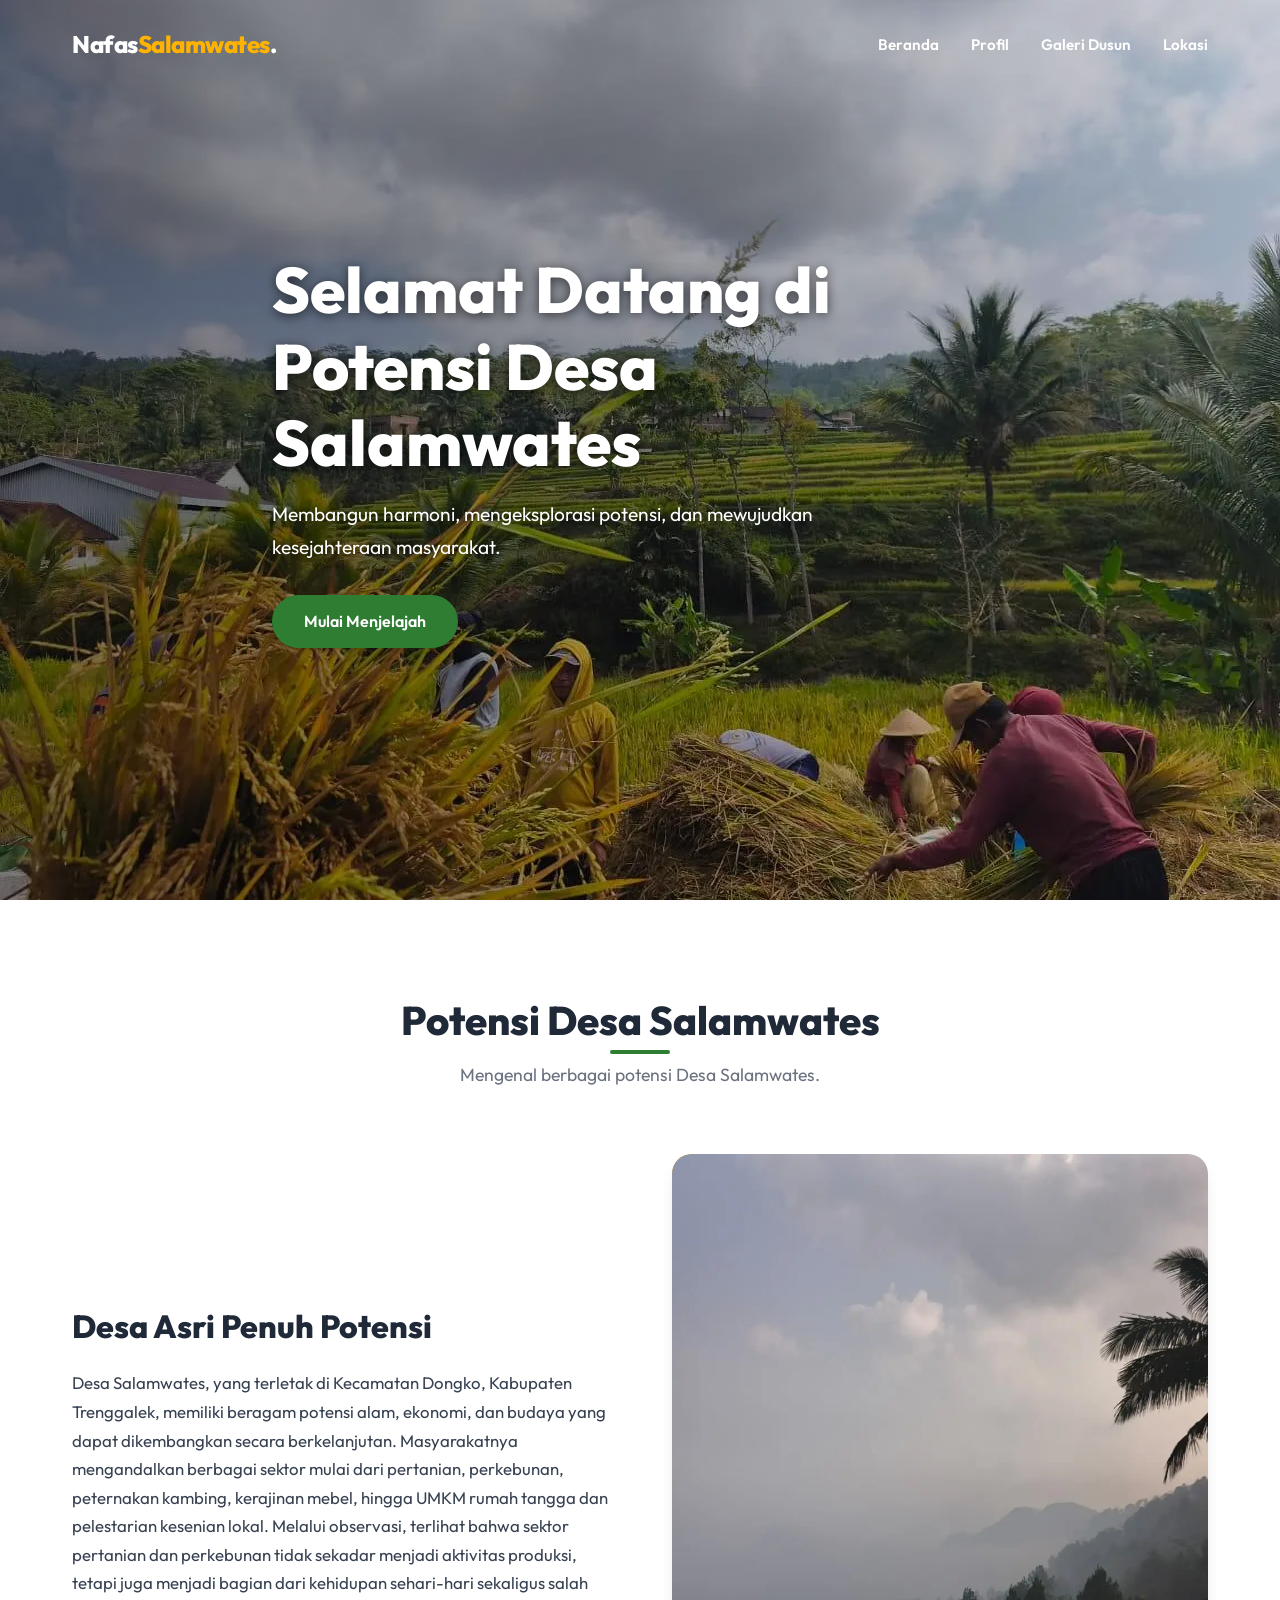
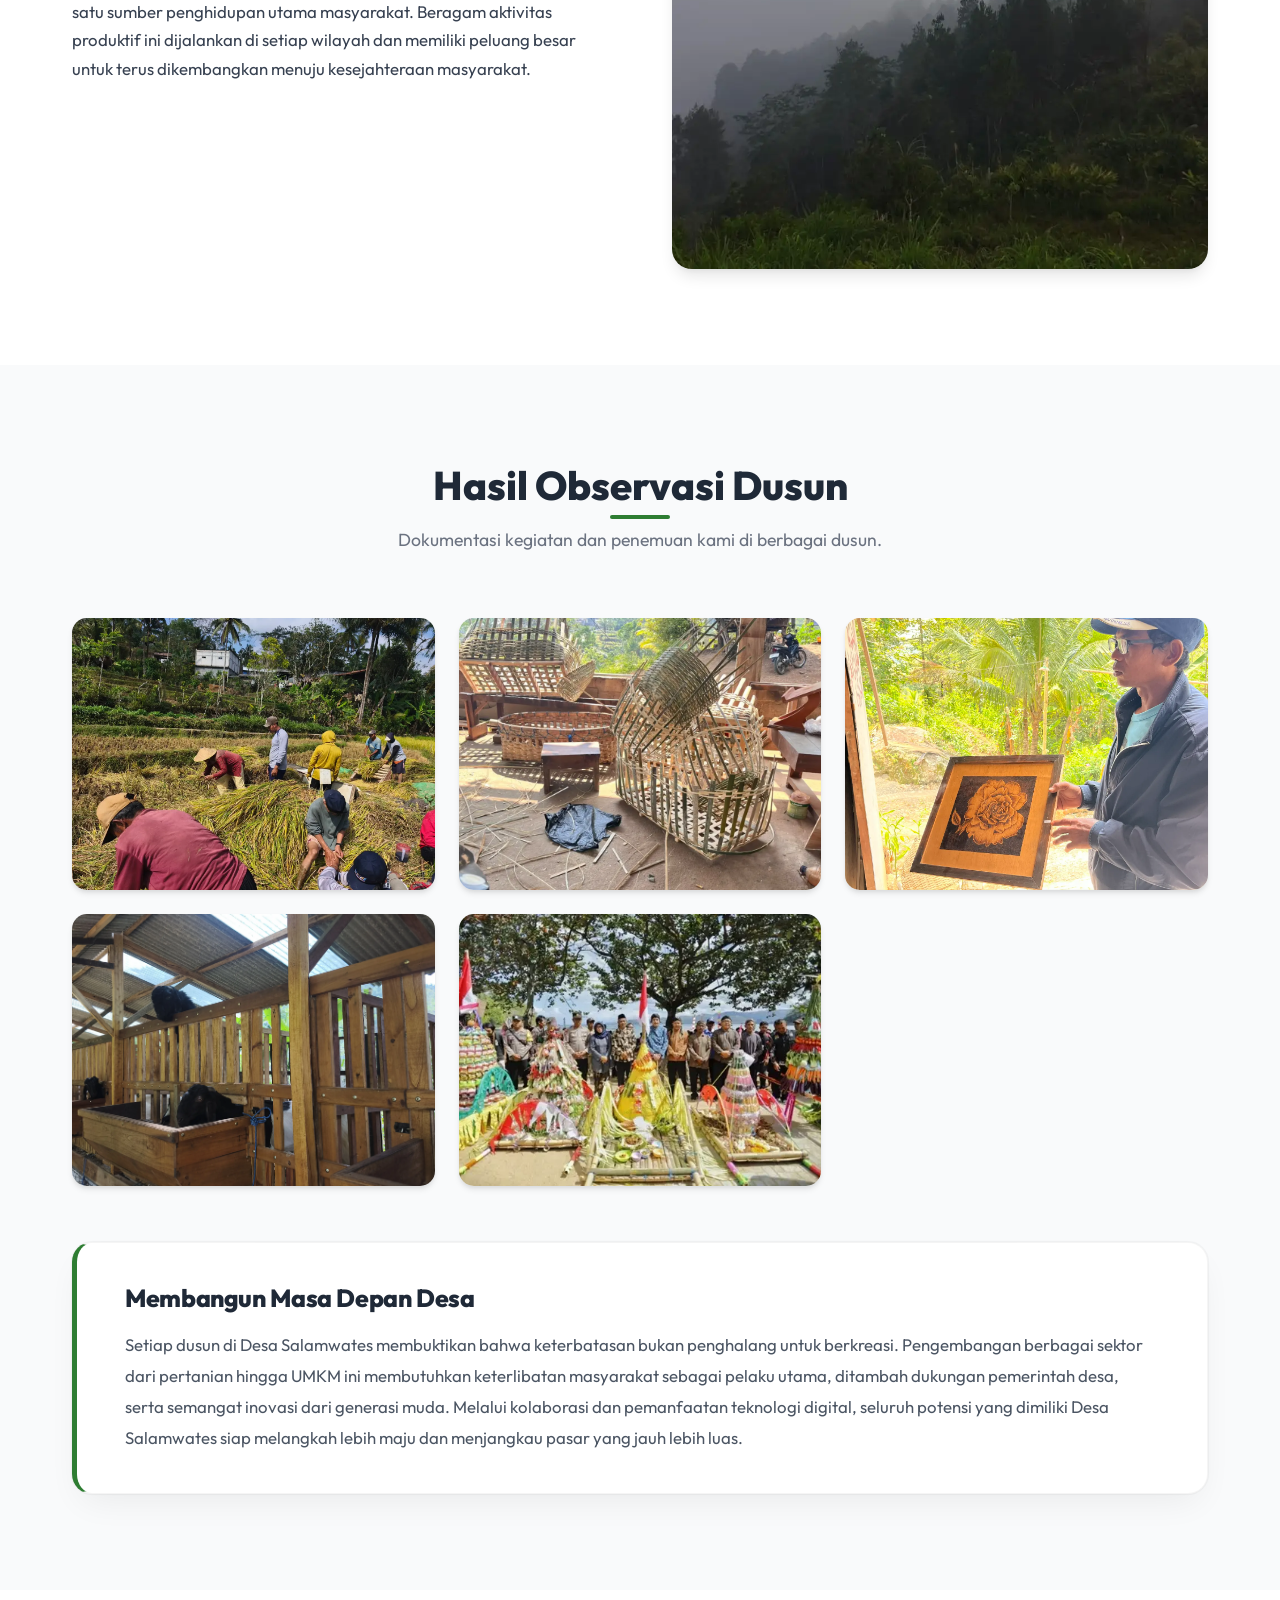
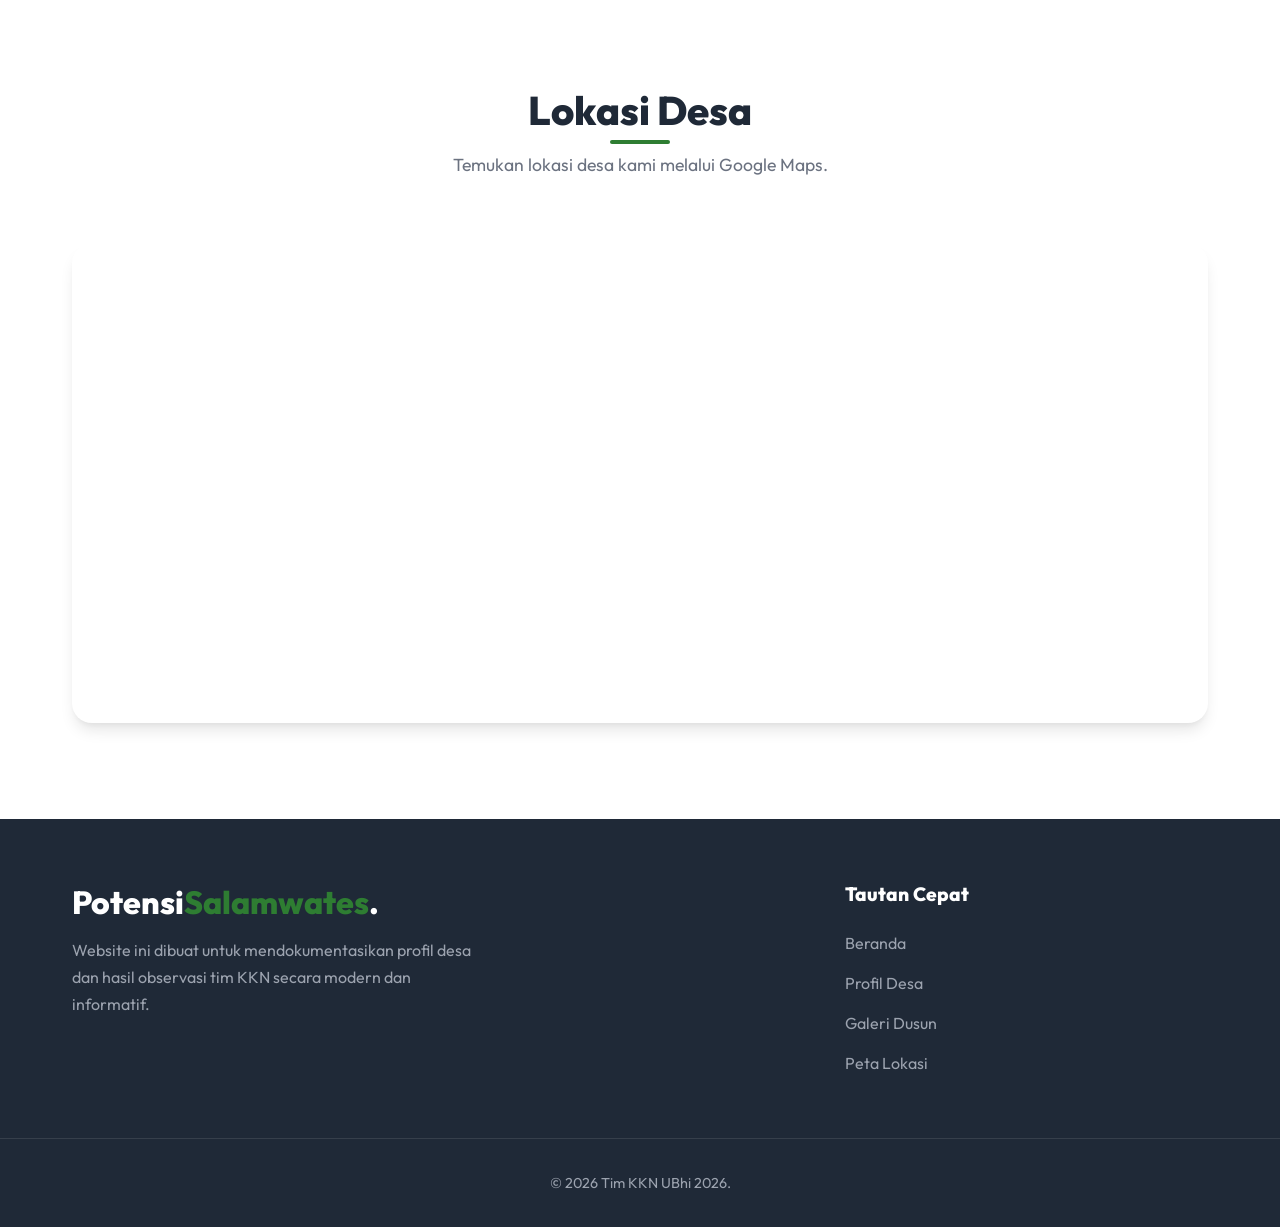
<file: index.html>
<!doctype html>
<html lang="id">
  <head>
    <meta charset="UTF-8" />
    <meta name="viewport" content="width=device-width, initial-scale=1.0" />
    <title>Potensi Desa Salamwates</title>
    <meta
      name="description"
      content="Website profil desa KKN, menampilkan lokasi, observasi dusun, dan galeri kegiatan."
    />
    <!-- Google Fonts: Outfit -->
    <link rel="preconnect" href="https://fonts.googleapis.com" />
    <link rel="preconnect" href="https://fonts.gstatic.com" crossorigin />
    <link
      href="https://fonts.googleapis.com/css2?family=Outfit:wght@300;400;500;600;700;800&display=swap"
      rel="stylesheet"
    />
    <!-- Main CSS -->
    <link rel="stylesheet" href="style.css" />
  </head>
  <body>
    <!-- Navbar -->
     <!-- Harmoni Salamwates: Jejak Karya & Harapan -->
    <nav class="navbar" id="navbar">
      <div class="container nav-container">
        <a href="#" class="logo">Nafas<span>Salamwates</span>.</a>
        <ul class="nav-links">
          <li><a href="#hero">Beranda</a></li>
          <li><a href="#about">Profil</a></li>
          <li><a href="#gallery">Galeri Dusun</a></li>
          <li><a href="#location">Lokasi</a></li>
        </ul>
        <div class="hamburger">
          <span></span>
          <span></span>
          <span></span>
        </div>
      </div>
    </nav>

    <!-- Hero Section -->
    <header class="hero" id="hero">
      <div class="hero-overlay"></div>
      <div class="container hero-content">
        <h1 class="fade-in-up">Selamat Datang di Potensi Desa Salamwates</h1>
        <p class="fade-in-up delay-1">
          Membangun harmoni, mengeksplorasi potensi, dan mewujudkan
          kesejahteraan masyarakat.
        </p>
        <a href="#about" class="btn btn-primary fade-in-up delay-2"
          >Mulai Menjelajah</a
        >
      </div>
    </header>

    <!-- About Section -->
    <section class="about section-padding" id="about">
      <div class="container">
        <div class="section-title">
          <h2>Potensi Desa Salamwates</h2>
          <p>Mengenal berbagai potensi Desa Salamwates.</p>
        </div>
        <div class="about-grid">
          <div class="about-text slide-in-left">
            <h3>Desa Asri Penuh Potensi</h3>
            <p>
              Desa Salamwates, yang terletak di Kecamatan Dongko, Kabupaten
              Trenggalek, memiliki beragam potensi alam, ekonomi, dan budaya
              yang dapat dikembangkan secara berkelanjutan. Masyarakatnya
              mengandalkan berbagai sektor mulai dari pertanian, perkebunan,
              peternakan kambing, kerajinan mebel, hingga UMKM rumah tangga dan
              pelestarian kesenian lokal. Melalui observasi, terlihat bahwa
              sektor pertanian dan perkebunan tidak sekadar menjadi aktivitas
              produksi, tetapi juga menjadi bagian dari kehidupan sehari-hari
              sekaligus salah satu sumber penghidupan utama masyarakat. Beragam
              aktivitas produktif ini dijalankan di setiap wilayah dan memiliki
              peluang besar untuk terus dikembangkan menuju kesejahteraan
              masyarakat.
            </p>
          </div>
          <div class="about-image slide-in-right">
            <!-- Placeholder using unspash source if images are not yet generated -->
            <img
              src="assets/images/salamwates/bhero.webp"
              alt="Pemandangan Desa"
              id="about-img"
              onerror="
                this.onerror = null;
                this.src =
                  'https://images.unsplash.com/photo-1596422846543-74c6fc0e1371?q=80&w=1000&auto=format&fit=crop';
              "
            />
          </div>
        </div>
      </div>
    </section>

    <!-- Gallery Section -->
    <section class="gallery section-padding bg-light" id="gallery">
      <div class="container">
        <div class="section-title">
          <h2>Hasil Observasi Dusun</h2>
          <p>Dokumentasi kegiatan dan penemuan kami di berbagai dusun.</p>
        </div>
        <div class="gallery-grid">
          <!-- Gallery items with links -->
          <a href="krajan.html" class="gallery-item page-transition">
            <img
              src="assets/images/krajan/tani.webp"
              alt="Observasi Dusun Krajan"
              onerror="
                this.onerror = null;
                this.src =
                  'https://images.unsplash.com/photo-1598113197621-9fb9b2fc79e7?q=80&w=800&auto=format&fit=crop';
              "
            />
            <div class="gallery-overlay">
              <h3>Dusun Krajan</h3>
              <p>Kegiatan pertanian dan gotong royong warga.</p>
            </div>
          </a>
          <a href="sobo.html" class="gallery-item page-transition">
            <img
              src="assets/images/sobo/foto2.webp"
              alt="Observasi Dusun Sobo"
              onerror="
                this.onerror = null;
                this.src =
                  'https://images.unsplash.com/photo-1558904541-efa843a96f09?q=80&w=800&auto=format&fit=crop';
              "
            />
            <div class="gallery-overlay">
              <h3>Dusun Sobo</h3>
              <p>Sentra kerajinan bambu dan anyaman lokal.</p>
            </div>
          </a>
          <a href="belang.html" class="gallery-item page-transition">
            <img
              src="assets/images/belang/foto2.webp"
              alt="Observasi Dusun Belang"
              onerror="
                this.onerror = null;
                this.src =
                  'https://images.unsplash.com/photo-1505886361715-dbdd1a26027a?q=80&w=800&auto=format&fit=crop';
              "
            />
            <div class="gallery-overlay">
              <h3>Dusun Belang</h3>
              <p>Inovasi olahan hasil bumi dan kerajinan bambu.</p>
            </div>
          </a>
          <a href="kori.html" class="gallery-item page-transition">
            <img
              src="assets/images/kori/kambinghero.webp"
              alt="Observasi Dusun Kori"
              onerror="
                this.onerror = null;
                this.src =
                  'https://images.unsplash.com/photo-1582213782179-e0d53f98f2ca?q=80&w=800&auto=format&fit=crop';
              "
            />
            <div class="gallery-overlay">
              <h3>Dusun Kori</h3>
              <p>Peternakan kambing dan pertanian porang.</p>
            </div>
          </a>
          <a href="jajar.html" class="gallery-item page-transition">
            <img
              src="assets/images/jajar/jajarhero.webp"
              alt="Observasi Dusun Jajar"
              onerror="
                this.onerror = null;
                this.src =
                  'https://images.unsplash.com/photo-1582213782179-e0d53f98f2ca?q=80&w=800&auto=format&fit=crop';
              "
            />
            <div class="gallery-overlay">
              <h3>Dusun Jajar</h3>
              <p>Aktivitas pertanian dan gotong royong warga.</p>
            </div>
          </a>
        </div>
        <div class="observasi-summary">
          <h3>Membangun Masa Depan Desa</h3>
          <p>
            Setiap dusun di Desa Salamwates membuktikan bahwa keterbatasan bukan
            penghalang untuk berkreasi. Pengembangan berbagai sektor dari
            pertanian hingga UMKM ini membutuhkan keterlibatan masyarakat
            sebagai pelaku utama, ditambah dukungan pemerintah desa, serta
            semangat inovasi dari generasi muda. Melalui kolaborasi dan
            pemanfaatan teknologi digital, seluruh potensi yang dimiliki Desa
            Salamwates siap melangkah lebih maju dan menjangkau pasar yang jauh
            lebih luas.
          </p>
        </div>
      </div>
    </section>

    <!-- Location Section (Google Maps) -->
    <section class="location section-padding" id="location">
      <div class="container">
        <div class="section-title">
          <h2>Lokasi Desa</h2>
          <p>Temukan lokasi desa kami melalui Google Maps.</p>
        </div>
        <div class="map-container">
          <!-- Embed iframe map -->
          <iframe
            src="https://maps.google.com/maps?q=Balai+Desa+Salamwates,+Kec.+Dongko,+Kabupaten+Trenggalek,+Jawa+Timur&t=&z=16&ie=UTF8&iwloc=&output=embed"
            width="100%"
            height="450"
            style="border: 0"
            allowfullscreen=""
            loading="lazy"
            referrerpolicy="no-referrer-when-downgrade"
          ></iframe>
        </div>
      </div>
    </section>

    <!-- Footer -->
    <footer>
      <div class="container footer-content">
        <div class="footer-info">
          <h3>Potensi<span>Salamwates</span>.</h3>
          <p>
            Website ini dibuat untuk mendokumentasikan profil desa dan hasil
            observasi tim KKN secara modern dan informatif.
          </p>
        </div>
        <div class="footer-links">
          <h4>Tautan Cepat</h4>
          <ul>
            <li><a href="#hero">Beranda</a></li>
            <li><a href="#about">Profil Desa</a></li>
            <li><a href="#gallery">Galeri Dusun</a></li>
            <li><a href="#location">Peta Lokasi</a></li>
          </ul>
        </div>
      </div>
      <div class="footer-bottom">
        <p>&copy; 2026 Tim KKN UBhi 2026.</p>
      </div>
    </footer>

    <!-- Main JavaScript -->
    <script src="script.js"></script>
  </body>
</html>
</file>
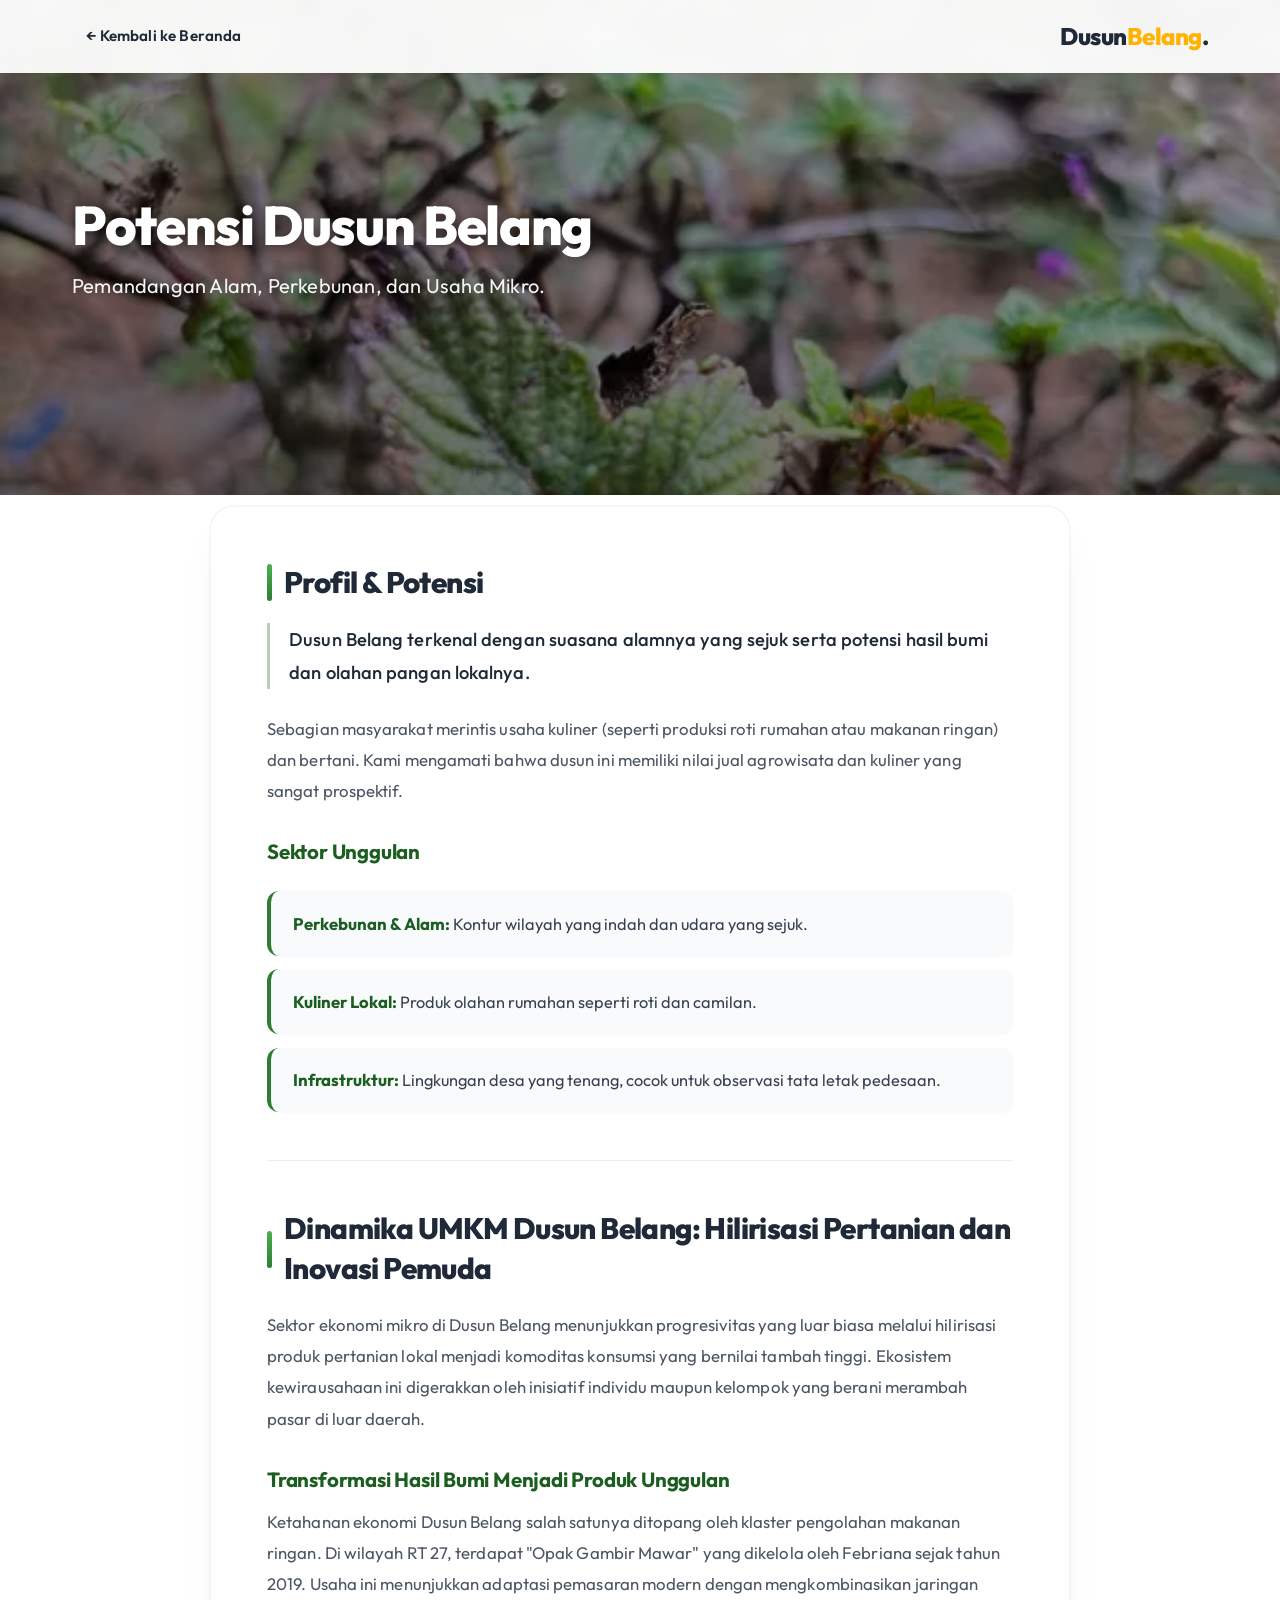
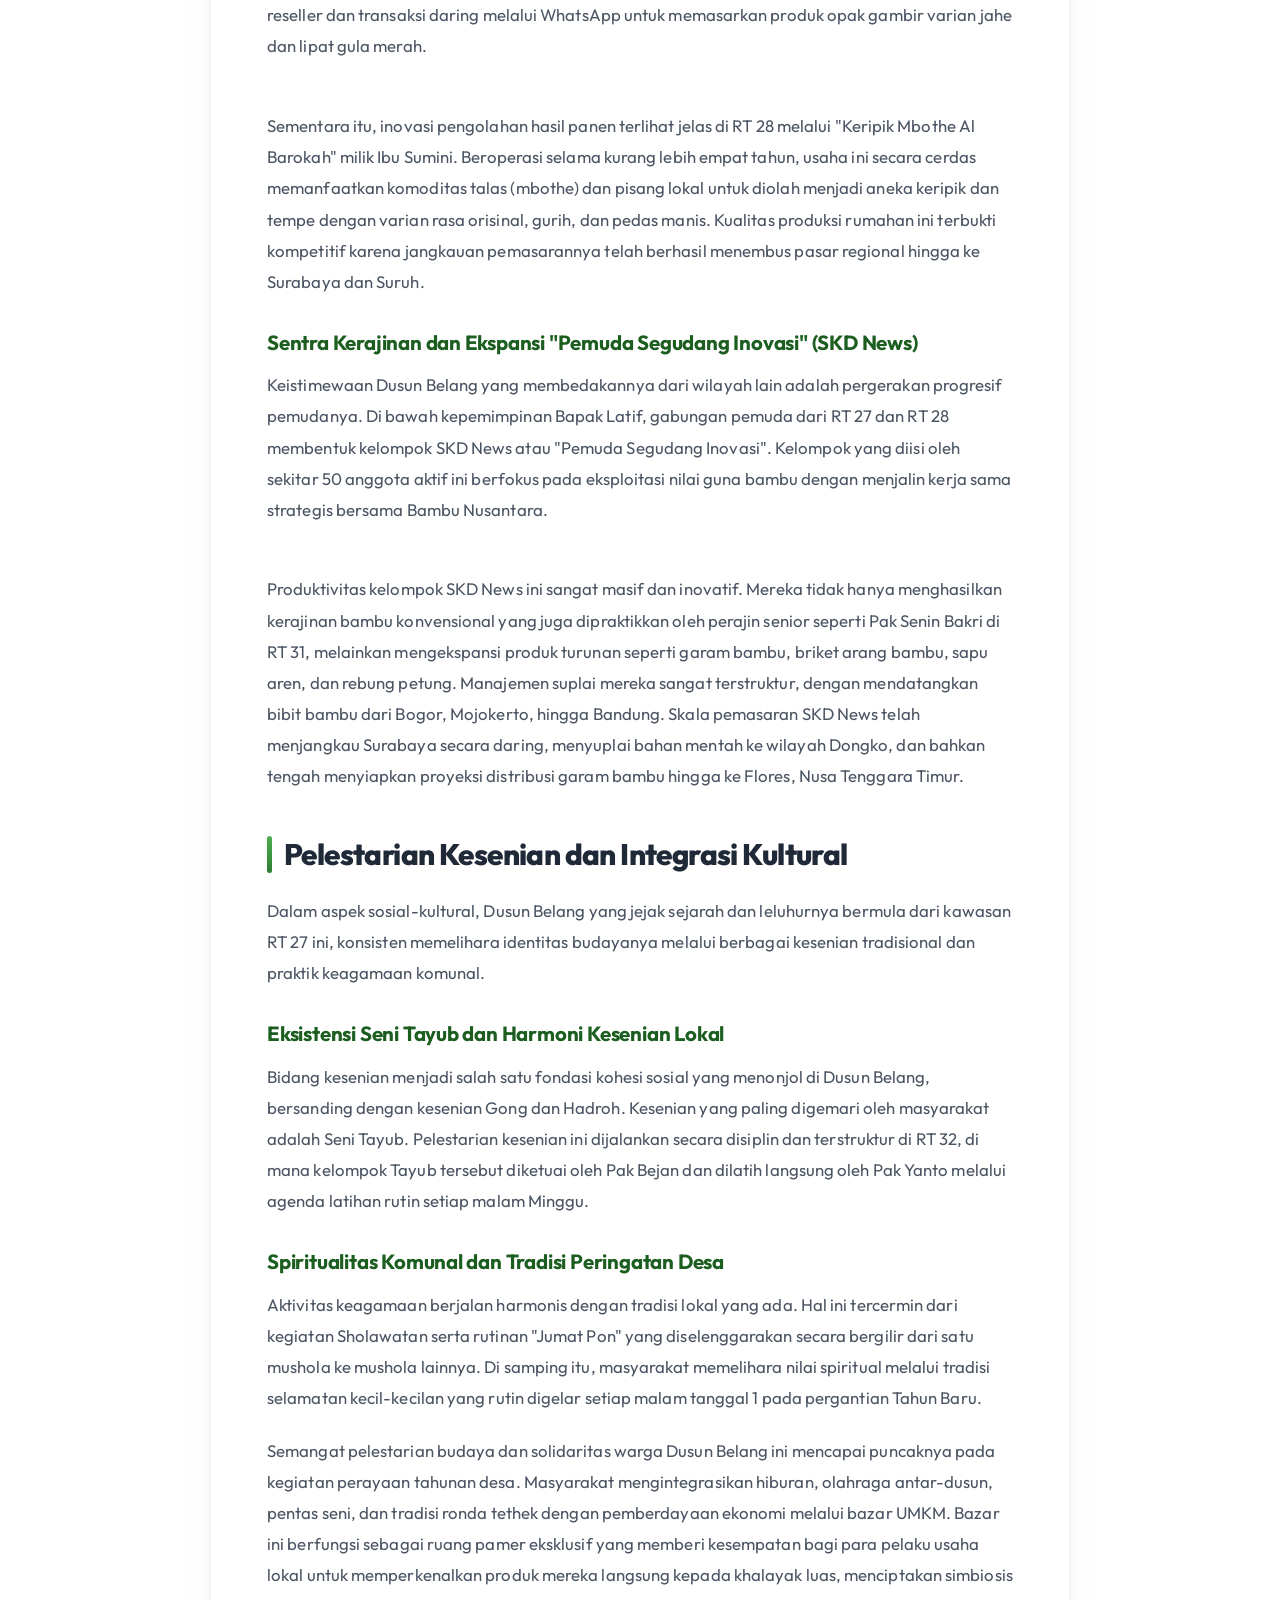
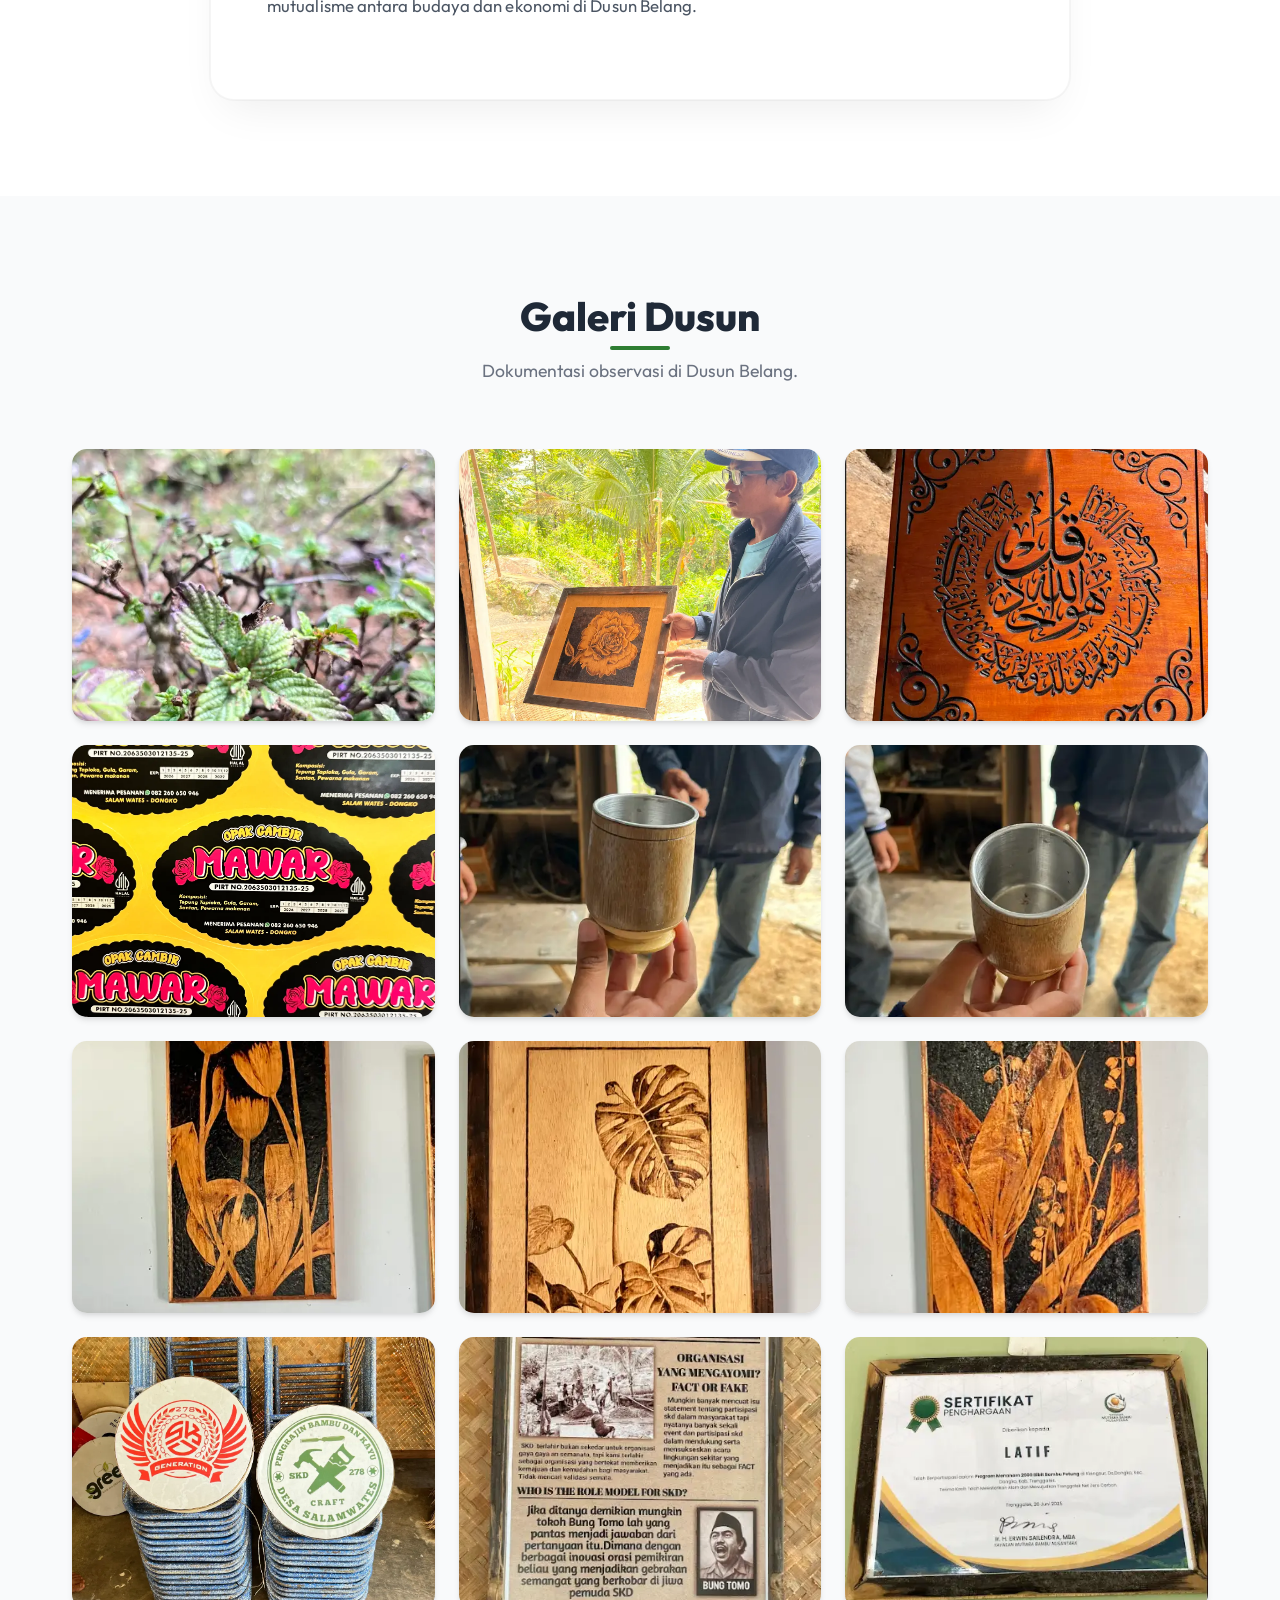
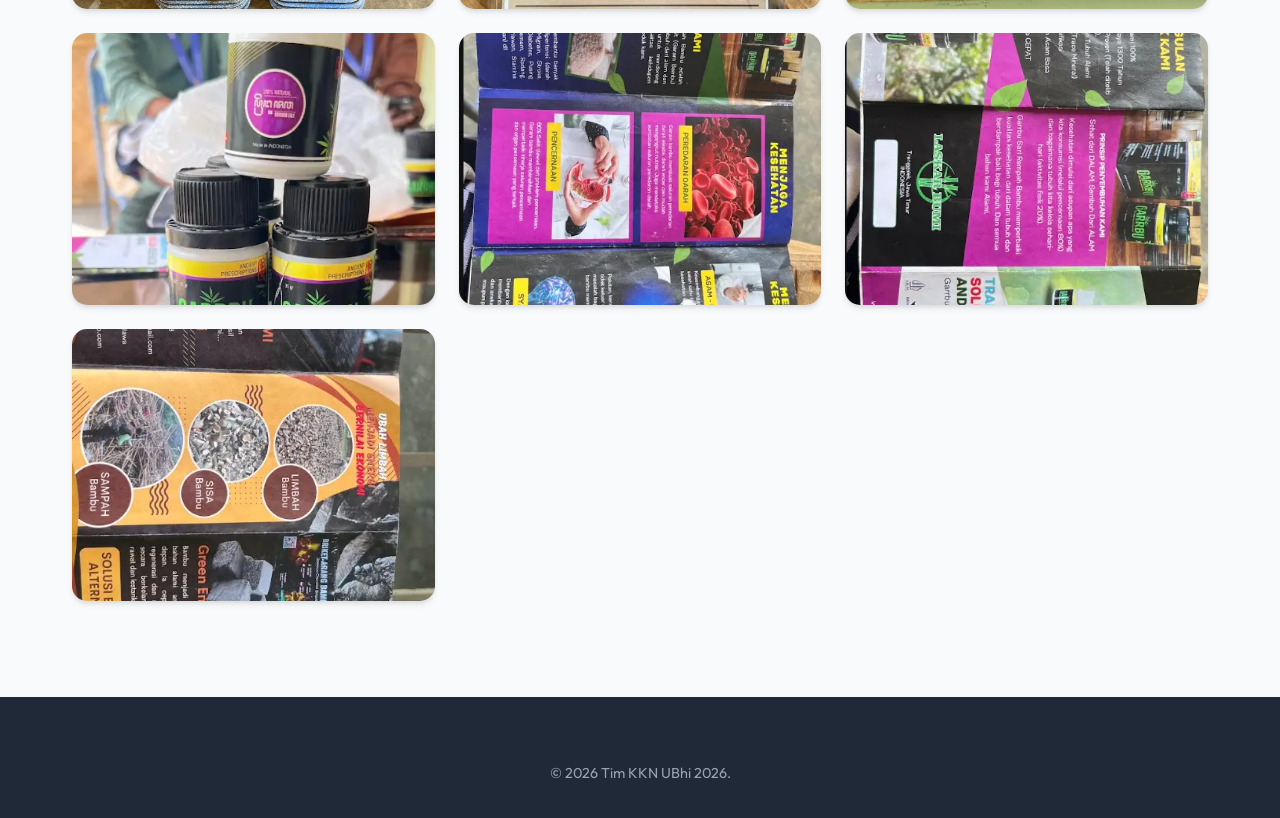
<file: belang.html>
<!doctype html>
<html lang="id">
  <head>
    <meta charset="UTF-8" />
    <meta name="viewport" content="width=device-width, initial-scale=1.0" />
    <title>Dusun Belang - Potensi Salamwates</title>
    <!-- Google Fonts: Outfit -->
    <link rel="preconnect" href="https://fonts.googleapis.com" />
    <link rel="preconnect" href="https://fonts.gstatic.com" crossorigin />
    <link
      href="https://fonts.googleapis.com/css2?family=Outfit:wght@300;400;500;600;700;800&display=swap"
      rel="stylesheet"
    />
    <!-- Main CSS -->
    <link rel="stylesheet" href="style.css" />
  </head>
  <body>
    <!-- Navbar Back -->
    <nav
      class="navbar scrolled"
      style="
        background: rgba(255, 255, 255, 0.95);
        backdrop-filter: blur(10px);
        padding: 1rem 0;
        box-shadow: var(--shadow-sm);
      "
    >
      <div class="container nav-container">
        <a href="index.html" class="btn-back page-transition">
          &larr; Kembali ke Beranda
        </a>
        <a href="#" class="logo" style="color: var(--dark)"
          >Dusun<span>Belang</span>.</a
        >
      </div>
    </nav>

    <!-- Dusun Hero Section -->
    <header
      class="dusun-hero"
      style="background-image: url(&quot;assets/images/belang/foto1.webp&quot;)"
    >
      <div class="dusun-hero-overlay"></div>
      <div class="container dusun-hero-content">
        <h1 class="fade-in-up">Potensi Dusun Belang</h1>
        <p class="fade-in-up delay-1">
          Pemandangan Alam, Perkebunan, dan Usaha Mikro.
        </p>
      </div>
    </header>

    <!-- Detail Potensi Section -->
    <section class="dusun-detail section-padding">
      <div class="container">
        <div class="detail-content fade-in-up delay-2">
          <h2>Profil & Potensi</h2>
          <p class="lead">
            Dusun Belang terkenal dengan suasana alamnya yang sejuk serta
            potensi hasil bumi dan olahan pangan lokalnya.
          </p>
          <p>
            Sebagian masyarakat merintis usaha kuliner (seperti produksi roti
            rumahan atau makanan ringan) dan bertani. Kami mengamati bahwa dusun
            ini memiliki nilai jual agrowisata dan kuliner yang sangat
            prospektif.
          </p>

          <h3>Sektor Unggulan</h3>
          <ul class="dusun-features">
            <li>
              <strong>Perkebunan & Alam:</strong> Kontur wilayah yang indah dan
              udara yang sejuk.
            </li>
            <li>
              <strong>Kuliner Lokal:</strong> Produk olahan rumahan seperti roti
              dan camilan.
            </li>
            <li>
              <strong>Infrastruktur:</strong> Lingkungan desa yang tenang, cocok
              untuk observasi tata letak pedesaan.
            </li>
          </ul>
          <hr style="margin: 3rem 0; border: 0; border-top: 1px solid #eee" />

          <h2>
            Dinamika UMKM Dusun Belang: Hilirisasi Pertanian dan Inovasi Pemuda
          </h2>
          <p>
            Sektor ekonomi mikro di Dusun Belang menunjukkan progresivitas yang
            luar biasa melalui hilirisasi produk pertanian lokal menjadi
            komoditas konsumsi yang bernilai tambah tinggi. Ekosistem
            kewirausahaan ini digerakkan oleh inisiatif individu maupun kelompok
            yang berani merambah pasar di luar daerah.
          </p>

          <h3>Transformasi Hasil Bumi Menjadi Produk Unggulan</h3>
          <p>
            Ketahanan ekonomi Dusun Belang salah satunya ditopang oleh klaster
            pengolahan makanan ringan. Di wilayah RT 27, terdapat "Opak Gambir
            Mawar" yang dikelola oleh Febriana sejak tahun 2019. Usaha ini
            menunjukkan adaptasi pemasaran modern dengan mengkombinasikan
            jaringan reseller dan transaksi daring melalui WhatsApp untuk
            memasarkan produk opak gambir varian jahe dan lipat gula merah.
          </p>
          <br />
          <p>
            Sementara itu, inovasi pengolahan hasil panen terlihat jelas di RT
            28 melalui "Keripik Mbothe Al Barokah" milik Ibu Sumini. Beroperasi
            selama kurang lebih empat tahun, usaha ini secara cerdas
            memanfaatkan komoditas talas (mbothe) dan pisang lokal untuk diolah
            menjadi aneka keripik dan tempe dengan varian rasa orisinal, gurih,
            dan pedas manis. Kualitas produksi rumahan ini terbukti kompetitif
            karena jangkauan pemasarannya telah berhasil menembus pasar regional
            hingga ke Surabaya dan Suruh.
          </p>

          <h3>
            Sentra Kerajinan dan Ekspansi "Pemuda Segudang Inovasi" (SKD News)
          </h3>
          <p>
            Keistimewaan Dusun Belang yang membedakannya dari wilayah lain
            adalah pergerakan progresif pemudanya. Di bawah kepemimpinan Bapak
            Latif, gabungan pemuda dari RT 27 dan RT 28 membentuk kelompok SKD
            News atau "Pemuda Segudang Inovasi". Kelompok yang diisi oleh
            sekitar 50 anggota aktif ini berfokus pada eksploitasi nilai guna
            bambu dengan menjalin kerja sama strategis bersama Bambu Nusantara.
          </p>
          <br />
          <p>
            Produktivitas kelompok SKD News ini sangat masif dan inovatif.
            Mereka tidak hanya menghasilkan kerajinan bambu konvensional yang
            juga dipraktikkan oleh perajin senior seperti Pak Senin Bakri di RT
            31, melainkan mengekspansi produk turunan seperti garam bambu,
            briket arang bambu, sapu aren, dan rebung petung. Manajemen suplai
            mereka sangat terstruktur, dengan mendatangkan bibit bambu dari
            Bogor, Mojokerto, hingga Bandung. Skala pemasaran SKD News telah
            menjangkau Surabaya secara daring, menyuplai bahan mentah ke wilayah
            Dongko, dan bahkan tengah menyiapkan proyeksi distribusi garam bambu
            hingga ke Flores, Nusa Tenggara Timur.
          </p>
          <h2>Pelestarian Kesenian dan Integrasi Kultural</h2>
          <p>
            Dalam aspek sosial-kultural, Dusun Belang yang jejak sejarah dan
            leluhurnya bermula dari kawasan RT 27 ini, konsisten memelihara
            identitas budayanya melalui berbagai kesenian tradisional dan
            praktik keagamaan komunal.
          </p>
          <h3>Eksistensi Seni Tayub dan Harmoni Kesenian Lokal</h3>
          <p>
            Bidang kesenian menjadi salah satu fondasi kohesi sosial yang
            menonjol di Dusun Belang, bersanding dengan kesenian Gong dan
            Hadroh. Kesenian yang paling digemari oleh masyarakat adalah Seni
            Tayub. Pelestarian kesenian ini dijalankan secara disiplin dan
            terstruktur di RT 32, di mana kelompok Tayub tersebut diketuai oleh
            Pak Bejan dan dilatih langsung oleh Pak Yanto melalui agenda latihan
            rutin setiap malam Minggu.
          </p>
          <h3>Spiritualitas Komunal dan Tradisi Peringatan Desa</h3>
          <p>
            Aktivitas keagamaan berjalan harmonis dengan tradisi lokal yang ada.
            Hal ini tercermin dari kegiatan Sholawatan serta rutinan "Jumat Pon"
            yang diselenggarakan secara bergilir dari satu mushola ke mushola
            lainnya. Di samping itu, masyarakat memelihara nilai spiritual
            melalui tradisi selamatan kecil-kecilan yang rutin digelar setiap
            malam tanggal 1 pada pergantian Tahun Baru.
          </p>
          <p>
            Semangat pelestarian budaya dan solidaritas warga Dusun Belang ini
            mencapai puncaknya pada kegiatan perayaan tahunan desa. Masyarakat
            mengintegrasikan hiburan, olahraga antar-dusun, pentas seni, dan
            tradisi ronda tethek dengan pemberdayaan ekonomi melalui bazar UMKM.
            Bazar ini berfungsi sebagai ruang pamer eksklusif yang memberi
            kesempatan bagi para pelaku usaha lokal untuk memperkenalkan produk
            mereka langsung kepada khalayak luas, menciptakan simbiosis
            mutualisme antara budaya dan ekonomi di Dusun Belang.
          </p>
        </div>
      </div>
    </section>

    <!-- Dusun Gallery Section -->
    <section class="gallery section-padding bg-light">
      <div class="container">
        <div class="section-title">
          <h2>Galeri Dusun</h2>
          <p>Dokumentasi observasi di Dusun Belang.</p>
        </div>
        <div class="gallery-grid">
          <!-- Galeri Dusun Belang -->
          <div class="gallery-item">
            <img src="assets/images/belang/foto1.webp" alt="Kegiatan 1" />
            <div class="gallery-overlay">
              <h3>Sektor Pertanian</h3>
              <p>Lahan perkebunan dan pertanian warga Dusun Belang.</p>
            </div>
          </div>
          <div class="gallery-item">
            <img src="assets/images/belang/foto2.webp" alt="Kegiatan 2" />
            <div class="gallery-overlay">
              <h3>SKD News</h3>
              <p>dikembangkan oleh SKD News</p>
            </div>
          </div>
          <div class="gallery-item">
            <img src="assets/images/belang/foto3.webp" alt="Kegiatan 3" />
            <div class="gallery-overlay">
              <h3>SKD News</h3>
              <p>hasil karya kelompok SKD News</p>
            </div>
          </div>
          <div class="gallery-item">
            <img src="assets/images/belang/foto4.webp" alt="Kegiatan 4" />
            <div class="gallery-overlay">
              <h3>Usaha opak gambir</h3>
              <p>label usaha opak gambir</p>
            </div>
          </div>
          <div class="gallery-item">
            <img src="assets/images/belang/foto5.webp" alt="Kegiatan 5" />
            <div class="gallery-overlay">
              <h3>SKD News</h3>
              <p>hasil karya kelompok SKD News</p>
            </div>
          </div>
          <div class="gallery-item">
            <img src="assets/images/belang/foto6.webp" alt="Kegiatan 6" />
            <div class="gallery-overlay">
              <h3>SKD News</h3>
              <p>hasil karya kelompok SKD News</p>
            </div>
          </div>
          <div class="gallery-item">
            <img src="assets/images/belang/foto7.webp" alt="Kegiatan 7" />
            <div class="gallery-overlay">
              <h3>SKD News</h3>
              <p>hasil karya kelompok SKD News</p>
            </div>
          </div>
          <div class="gallery-item">
            <img src="assets/images/belang/foto8.webp" alt="Kegiatan 8" />
            <div class="gallery-overlay">
              <h3>SKD News</h3>
              <p>hasil karya kelompok SKD News</p>
            </div>
          </div>
          <div class="gallery-item">
            <img src="assets/images/belang/foto9.webp" alt="Kegiatan 9" />
            <div class="gallery-overlay">
              <h3>SKD News</h3>
              <p>hasil karya kelompok SKD News</p>
            </div>
          </div>
          <div class="gallery-item">
            <img src="assets/images/belang/foto10.webp" alt="Kegiatan 10" />
            <div class="gallery-overlay">
              <h3>SKD News</h3>
              <p>hasil karya kelompok SKD News</p>
            </div>
          </div>
          <div class="gallery-item">
            <img src="assets/images/belang/foto11.webp" alt="Kegiatan 11" />
            <div class="gallery-overlay">
              <h3>SKD News</h3>
              <p>hasil karya kelompok SKD News</p>
            </div>
          </div>
          <div class="gallery-item">
            <img src="assets/images/belang/foto12.webp" alt="Kegiatan 12" />
            <div class="gallery-overlay">
              <h3>sertifikat</h3>
              <p>sertifikat penanaman bambu petung</p>
            </div>
          </div>
          <div class="gallery-item">
            <img src="assets/images/belang/foto13.webp" alt="Kegiatan 13" />
            <div class="gallery-overlay">
              <h3>SKD News</h3>
              <p>produk garam bambu</p>
            </div>
          </div>
          <div class="gallery-item">
            <img src="assets/images/belang/foto14.webp" alt="Kegiatan 14" />
            <div class="gallery-overlay">
              <h3>SKD News</h3>
              <p>hasil karya kelompok SKD News</p>
            </div>
          </div>
          <div class="gallery-item">
            <img src="assets/images/belang/foto15.webp" alt="Kegiatan 15" />
            <div class="gallery-overlay">
              <h3>SKD News</h3>
              <p>hasil karya kelompok SKD News</p>
            </div>
          </div>
          <div class="gallery-item">
            <img src="assets/images/belang/foto16.webp" alt="Kegiatan 16" />
            <div class="gallery-overlay">
              <h3>SKD News</h3>
              <p>briket arang bambu</p>
            </div>
          </div>
        </div>
      </div>
    </section>

    <!-- Footer -->
    <footer>
      <div class="container footer-bottom" style="border: none; padding-top: 0">
        <p>&copy; 2026 Tim KKN UBhi 2026.</p>
      </div>
    </footer>

    <!-- Main JavaScript -->
    <script src="script.js"></script>
  </body>
</html>
</file>
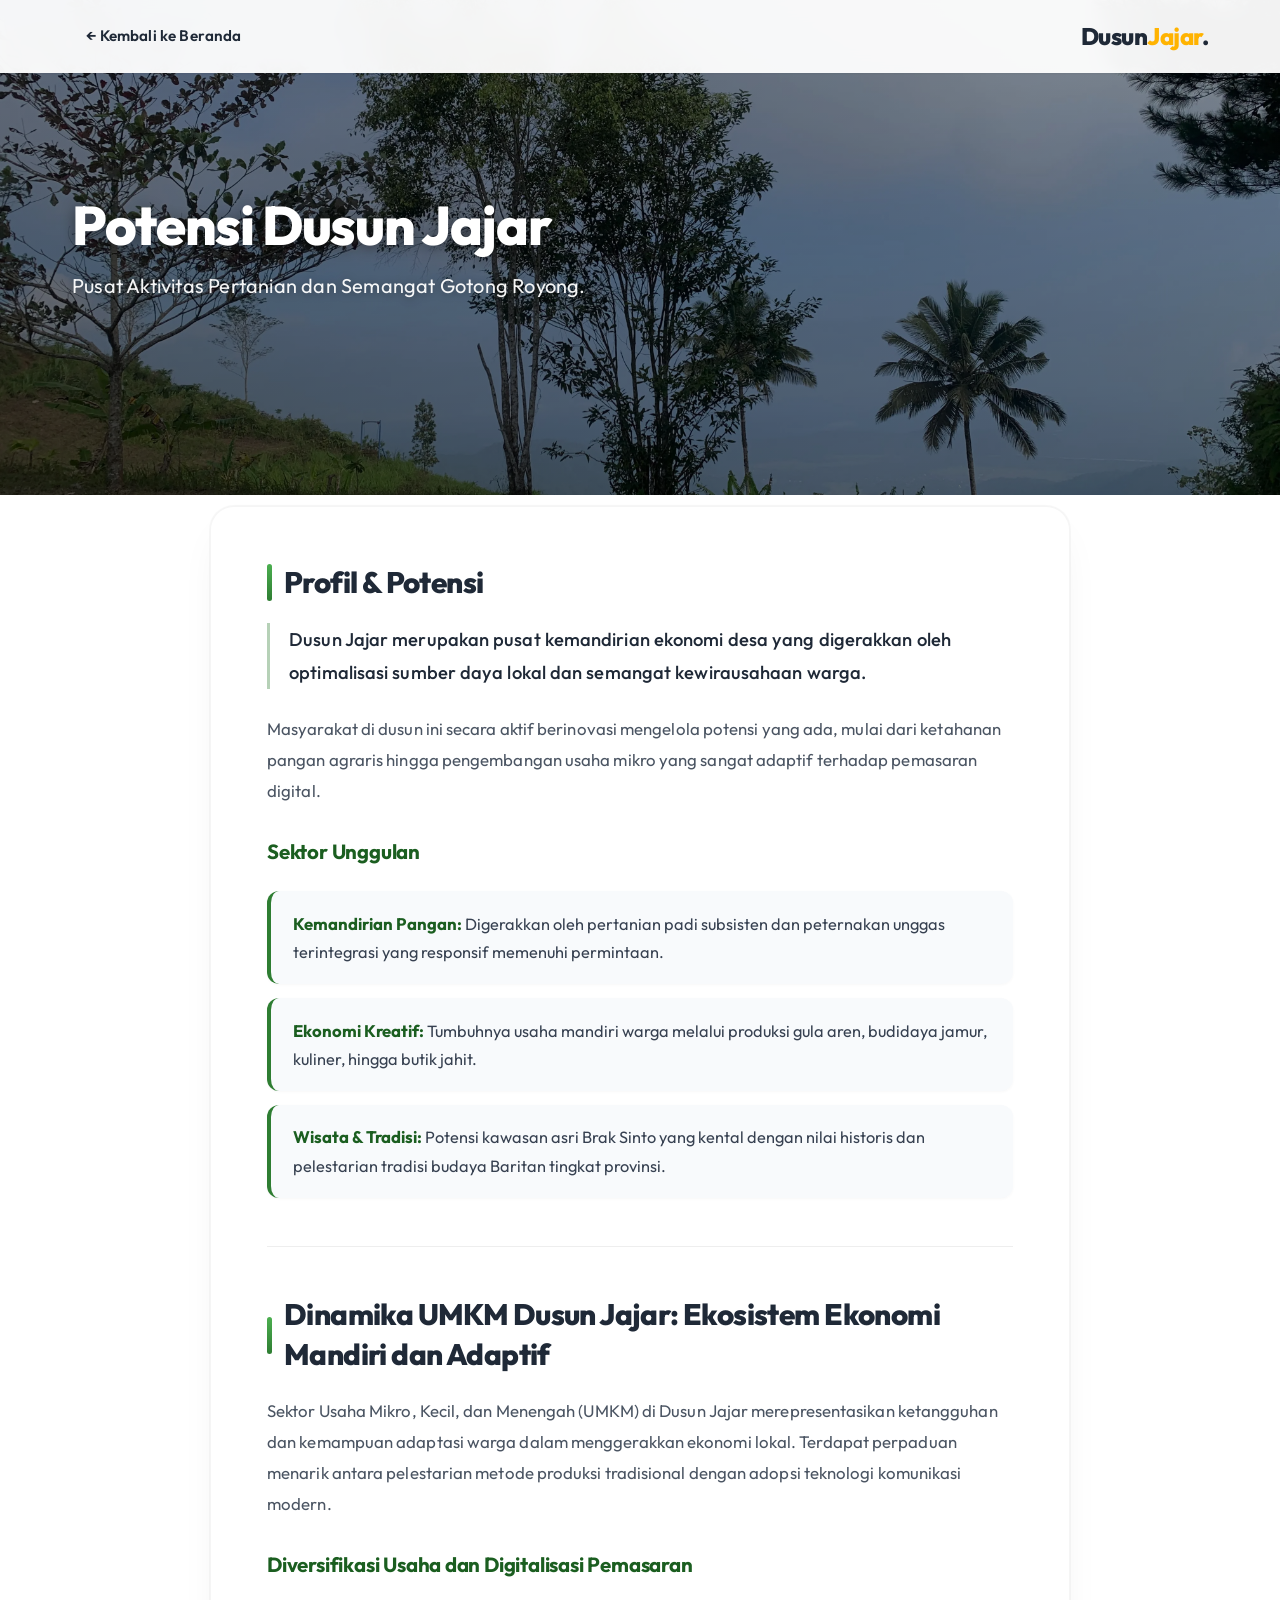
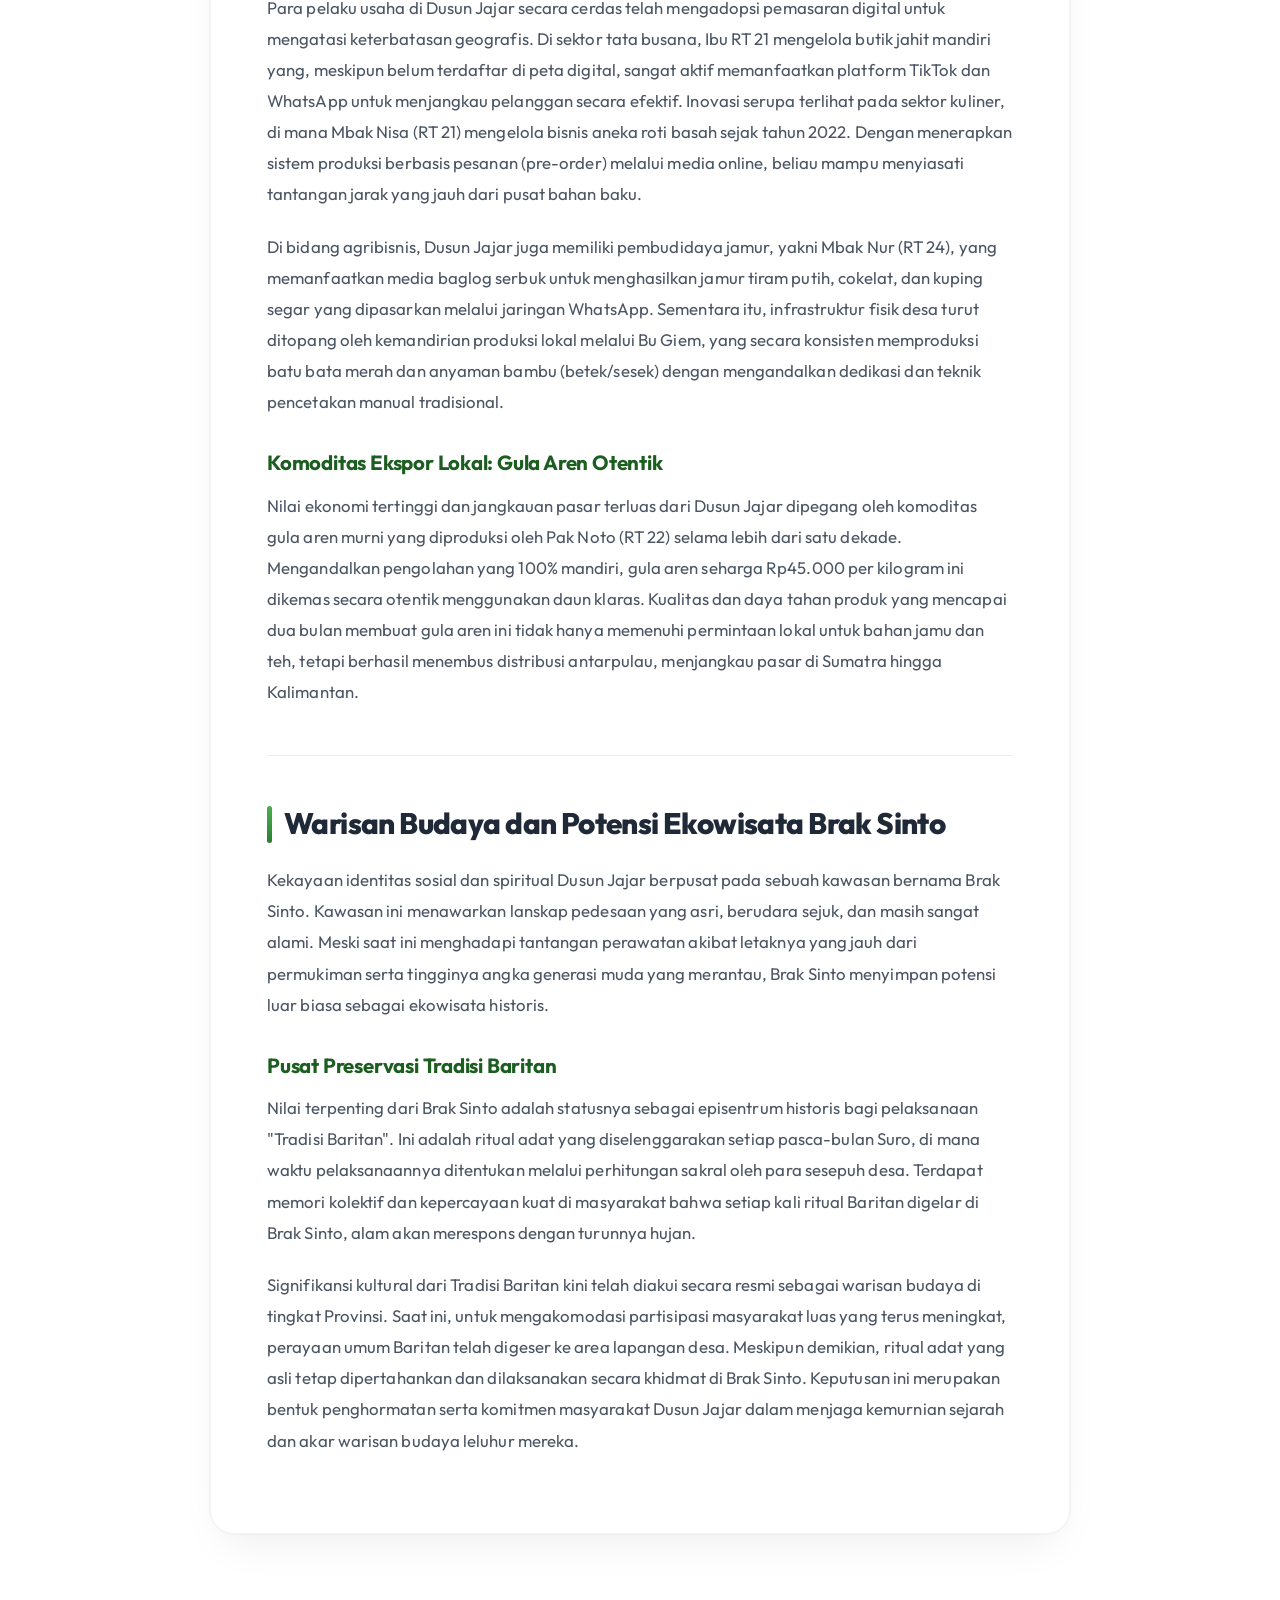
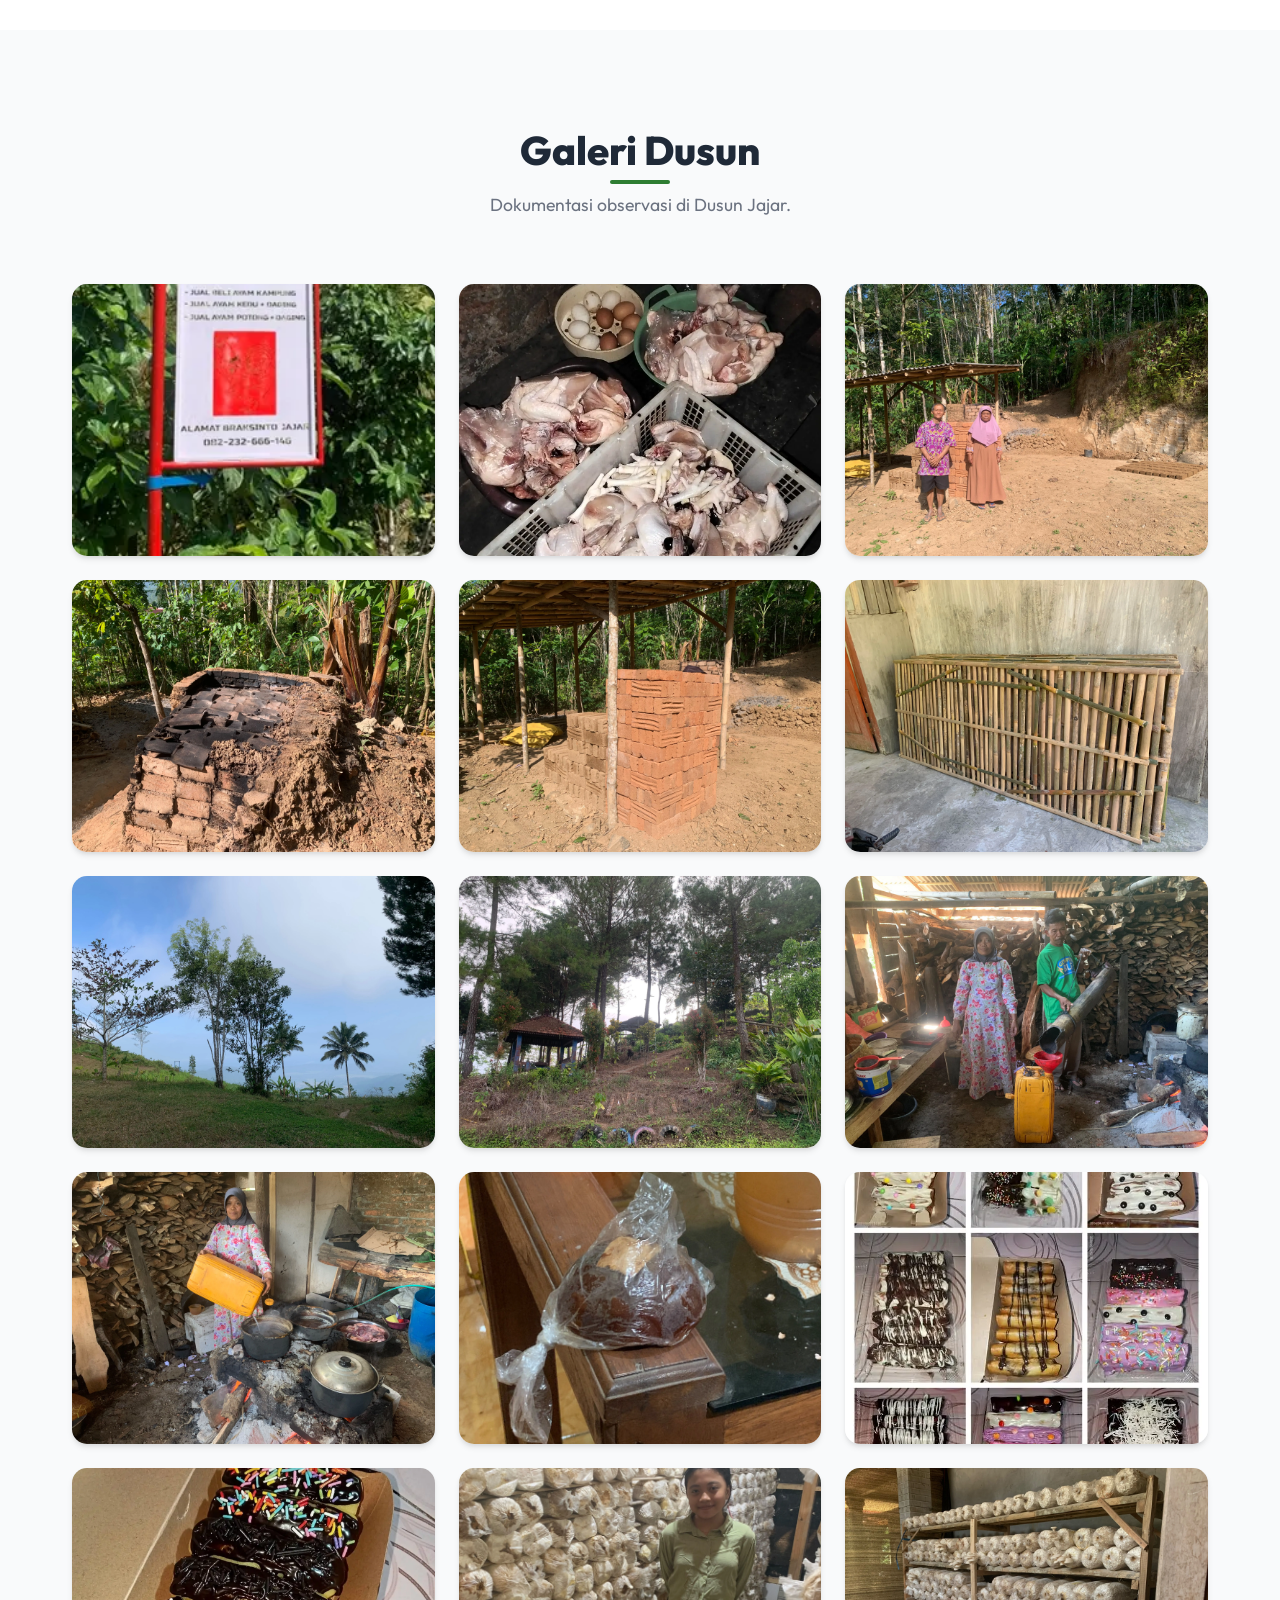
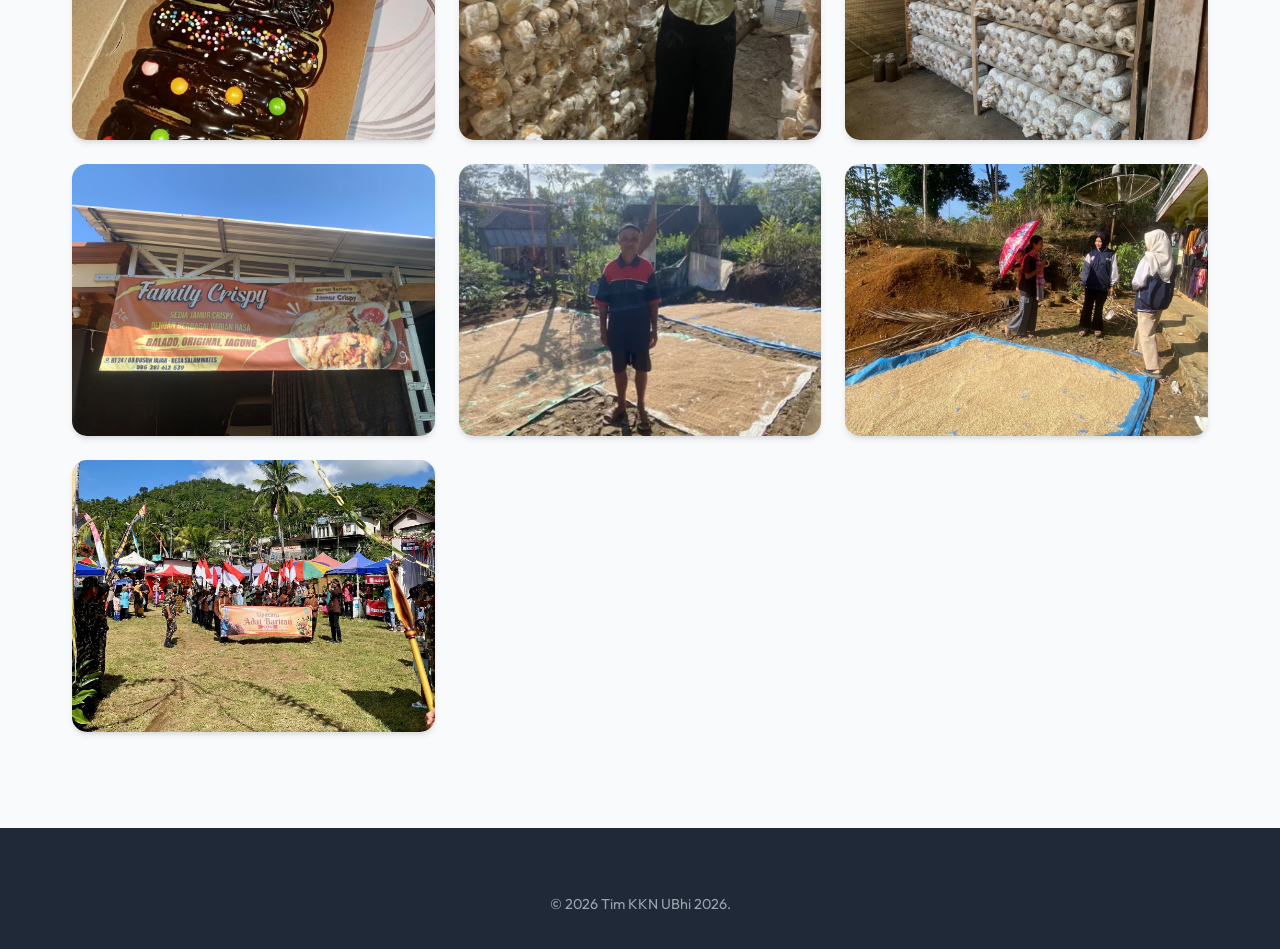
<file: jajar.html>
<!doctype html>
<html lang="id">
  <head>
    <meta charset="UTF-8" />
    <meta name="viewport" content="width=device-width, initial-scale=1.0" />
    <title>Dusun Jajar - Potensi Salamwates</title>
    <!-- Google Fonts: Outfit -->
    <link rel="preconnect" href="https://fonts.googleapis.com" />
    <link rel="preconnect" href="https://fonts.gstatic.com" crossorigin />
    <link
      href="https://fonts.googleapis.com/css2?family=Outfit:wght@300;400;500;600;700;800&display=swap"
      rel="stylesheet"
    />
    <!-- Main CSS -->
    <link rel="stylesheet" href="style.css" />
  </head>
  <body>
    <!-- Navbar Back -->
    <nav
      class="navbar scrolled"
      style="
        background: rgba(255, 255, 255, 0.95);
        backdrop-filter: blur(10px);
        padding: 1rem 0;
        box-shadow: var(--shadow-sm);
      "
    >
      <div class="container nav-container">
        <a href="index.html" class="btn-back page-transition">
          &larr; Kembali ke Beranda
        </a>
        <a href="#" class="logo" style="color: var(--dark)"
          >Dusun<span>Jajar</span>.</a
        >
      </div>
    </nav>

    <!-- Dusun Hero Section -->
    <header
      class="dusun-hero"
      style="background-image: url(&quot;assets/images/jajar/braksinto.webp&quot;)"
    >
      <div class="dusun-hero-overlay"></div>
      <div class="container dusun-hero-content">
        <h1 class="fade-in-up">Potensi Dusun Jajar</h1>
        <p class="fade-in-up delay-1">
          Pusat Aktivitas Pertanian dan Semangat Gotong Royong.
        </p>
      </div>
    </header>

    <!-- Detail Potensi Section -->
    <section class="dusun-detail section-padding">
      <div class="container">
        <div class="detail-content fade-in-up delay-2">
          <h2>Profil & Potensi</h2>
          <p class="lead">
            Dusun Jajar merupakan pusat kemandirian ekonomi desa yang digerakkan
            oleh optimalisasi sumber daya lokal dan semangat kewirausahaan warga.
          </p>
          <p>
            Masyarakat di dusun ini secara aktif berinovasi mengelola potensi
            yang ada, mulai dari ketahanan pangan agraris hingga pengembangan
            usaha mikro yang sangat adaptif terhadap pemasaran digital.
          </p>

          <h3>Sektor Unggulan</h3>
          <ul class="dusun-features">
            <li>
              <strong>Kemandirian Pangan:</strong>
              Digerakkan oleh pertanian padi subsisten dan peternakan unggas
              terintegrasi yang responsif memenuhi permintaan.
            </li>
            <li>
              <strong>Ekonomi Kreatif:</strong> Tumbuhnya usaha mandiri warga
              melalui produksi gula aren, budidaya jamur, kuliner, hingga butik
              jahit.
            </li>
            <li>
              <strong>Wisata & Tradisi:</strong> Potensi kawasan asri Brak Sinto
              yang kental dengan nilai historis dan pelestarian tradisi budaya
              Baritan tingkat provinsi.
            </li>
          </ul>

          <hr style="margin: 3rem 0; border: 0; border-top: 1px solid #eee" />

          <h2>
            Dinamika UMKM Dusun Jajar: Ekosistem Ekonomi Mandiri dan Adaptif
          </h2>
          <p>
            Sektor Usaha Mikro, Kecil, dan Menengah (UMKM) di Dusun Jajar
            merepresentasikan ketangguhan dan kemampuan adaptasi warga dalam
            menggerakkan ekonomi lokal. Terdapat perpaduan menarik antara
            pelestarian metode produksi tradisional dengan adopsi teknologi
            komunikasi modern.
          </p>

          <h3>Diversifikasi Usaha dan Digitalisasi Pemasaran</h3>
          <p>
            Para pelaku usaha di Dusun Jajar secara cerdas telah mengadopsi
            pemasaran digital untuk mengatasi keterbatasan geografis. Di sektor
            tata busana, Ibu RT 21 mengelola butik jahit mandiri yang, meskipun
            belum terdaftar di peta digital, sangat aktif memanfaatkan platform
            TikTok dan WhatsApp untuk menjangkau pelanggan secara efektif.
            Inovasi serupa terlihat pada sektor kuliner, di mana Mbak Nisa (RT
            21) mengelola bisnis aneka roti basah sejak tahun 2022. Dengan
            menerapkan sistem produksi berbasis pesanan (pre-order) melalui
            media online, beliau mampu menyiasati tantangan jarak yang jauh dari
            pusat bahan baku.
          </p>
          <p>
            Di bidang agribisnis, Dusun Jajar juga memiliki pembudidaya jamur,
            yakni Mbak Nur (RT 24), yang memanfaatkan media baglog serbuk untuk
            menghasilkan jamur tiram putih, cokelat, dan kuping segar yang
            dipasarkan melalui jaringan WhatsApp. Sementara itu, infrastruktur
            fisik desa turut ditopang oleh kemandirian produksi lokal melalui Bu
            Giem, yang secara konsisten memproduksi batu bata merah dan anyaman
            bambu (betek/sesek) dengan mengandalkan dedikasi dan teknik
            pencetakan manual tradisional.
          </p>

          <h3>Komoditas Ekspor Lokal: Gula Aren Otentik</h3>
          <p>
            Nilai ekonomi tertinggi dan jangkauan pasar terluas dari Dusun Jajar
            dipegang oleh komoditas gula aren murni yang diproduksi oleh Pak
            Noto (RT 22) selama lebih dari satu dekade. Mengandalkan pengolahan
            yang 100% mandiri, gula aren seharga Rp45.000 per kilogram ini
            dikemas secara otentik menggunakan daun klaras. Kualitas dan daya
            tahan produk yang mencapai dua bulan membuat gula aren ini tidak
            hanya memenuhi permintaan lokal untuk bahan jamu dan teh, tetapi
            berhasil menembus distribusi antarpulau, menjangkau pasar di Sumatra
            hingga Kalimantan.
          </p>

          <hr style="margin: 3rem 0; border: 0; border-top: 1px solid #eee" />

          <h2>Warisan Budaya dan Potensi Ekowisata Brak Sinto</h2>
          <p>
            Kekayaan identitas sosial dan spiritual Dusun Jajar berpusat pada
            sebuah kawasan bernama Brak Sinto. Kawasan ini menawarkan lanskap
            pedesaan yang asri, berudara sejuk, dan masih sangat alami. Meski
            saat ini menghadapi tantangan perawatan akibat letaknya yang jauh
            dari permukiman serta tingginya angka generasi muda yang merantau,
            Brak Sinto menyimpan potensi luar biasa sebagai ekowisata historis.
          </p>
          <h3>Pusat Preservasi Tradisi Baritan</h3>
          <p>
            Nilai terpenting dari Brak Sinto adalah statusnya sebagai episentrum
            historis bagi pelaksanaan "Tradisi Baritan". Ini adalah ritual adat
            yang diselenggarakan setiap pasca-bulan Suro, di mana waktu
            pelaksanaannya ditentukan melalui perhitungan sakral oleh para
            sesepuh desa. Terdapat memori kolektif dan kepercayaan kuat di
            masyarakat bahwa setiap kali ritual Baritan digelar di Brak Sinto,
            alam akan merespons dengan turunnya hujan.
          </p>

          <p>
            Signifikansi kultural dari Tradisi Baritan kini telah diakui secara
            resmi sebagai warisan budaya di tingkat Provinsi. Saat ini, untuk
            mengakomodasi partisipasi masyarakat luas yang terus meningkat,
            perayaan umum Baritan telah digeser ke area lapangan desa. Meskipun
            demikian, ritual adat yang asli tetap dipertahankan dan dilaksanakan
            secara khidmat di Brak Sinto. Keputusan ini merupakan bentuk
            penghormatan serta komitmen masyarakat Dusun Jajar dalam menjaga
            kemurnian sejarah dan akar warisan budaya leluhur mereka.
          </p>
        </div>
      </div>
    </section>

    <!-- Dusun Gallery Section -->
    <section class="gallery section-padding bg-light">
      <div class="container">
        <div class="section-title">
          <h2>Galeri Dusun</h2>
          <p>Dokumentasi observasi di Dusun Jajar.</p>
        </div>
        <div class="gallery-grid">
          <div class="gallery-item">
            <img
              src="assets/images/jajar/plakatayam.webp"
              alt="Kegiatan 1"
              onerror="
                this.onerror = null;
                this.src =
                  'https://images.unsplash.com/photo-1596422846543-74c6fc0e1371?q=80&w=800&auto=format&fit=crop';
              "
            />
            <div class="gallery-overlay">
              <h3>Pelaku Usaha Ayam Potong (Pak Mud)</h3>
              <p>Plakat usaha ayam potong.</p>
            </div>
          </div>

          <div class="gallery-item">
            <img
              src="assets/images/jajar/ayam.webp"
              alt="Kegiatan 2"
              onerror="
                this.onerror = null;
                this.src =
                  'https://images.unsplash.com/photo-1598113197621-9fb9b2fc79e7?q=80&w=800&auto=format&fit=crop';
              "
            />
            <div class="gallery-overlay">
              <h3>Pelaku Usaha Ayam Potong</h3>
              <p>Foto ayam yang sudah dibersihkan dari bulunya.</p>
            </div>
          </div>

          <div class="gallery-item">
            <img
              src="assets/images/jajar/bata.webp"
              alt="Kegiatan 3"
              onerror="
                this.onerror = null;
                this.src =
                  'https://images.unsplash.com/photo-1558904541-efa843a96f09?q=80&w=800&auto=format&fit=crop';
              "
            />
            <div class="gallery-overlay">
              <h3>Produsen Batu Bata dan Betek (Bu Giem)</h3>
              <p>Lahan dan bahan baku cetakan batu bata.</p>
            </div>
          </div>

          <div class="gallery-item">
            <img
              src="assets/images/jajar/bata2.webp"
              alt="Kegiatan 3"
              onerror="
                this.onerror = null;
                this.src =
                  'https://images.unsplash.com/photo-1558904541-efa843a96f09?q=80&w=800&auto=format&fit=crop';
              "
            />
            <div class="gallery-overlay">
              <h3>Produsen Batu Bata dan Betek (Bu Giem)</h3>
              <p>Media pembakaran batu bata.</p>
            </div>
          </div>

          <div class="gallery-item">
            <img
              src="assets/images/jajar/bata3.webp"
              alt="Kegiatan 3"
              onerror="
                this.onerror = null;
                this.src =
                  'https://images.unsplash.com/photo-1558904541-efa843a96f09?q=80&w=800&auto=format&fit=crop';
              "
            />
            <div class="gallery-overlay">
              <h3>Produsen Batu Bata dan Betek (Bu Giem)</h3>
              <p>Batu bata yang sudah jadi.</p>
            </div>
          </div>

          <div class="gallery-item">
            <img
              src="assets/images/jajar/betek.webp"
              alt="Kegiatan 3"
              onerror="
                this.onerror = null;
                this.src =
                  'https://images.unsplash.com/photo-1558904541-efa843a96f09?q=80&w=800&auto=format&fit=crop';
              "
            />
            <div class="gallery-overlay">
              <h3>Produsen Batu Bata dan Betek (Bu Giem)</h3>
              <p>Betek yang sudah jadi.</p>
            </div>
          </div>

          <div class="gallery-item">
            <img
              src="assets/images/jajar/braksinto.webp"
              alt="Kegiatan 3"
              onerror="
                this.onerror = null;
                this.src =
                  'https://images.unsplash.com/photo-1558904541-efa843a96f09?q=80&w=800&auto=format&fit=crop';
              "
            />
            <div class="gallery-overlay">
              <h3>Wisata Alam Brak Sinto</h3>
              <p>Pemandangan alam dari Brak Sinto.</p>
            </div>
          </div>

          <div class="gallery-item">
            <img
              src="assets/images/jajar/braksinto2.webp"
              alt="Kegiatan 3"
              onerror="
                this.onerror = null;
                this.src =
                  'https://images.unsplash.com/photo-1558904541-efa843a96f09?q=80&w=800&auto=format&fit=crop';
              "
            />
            <div class="gallery-overlay">
              <h3>Wisata Alam Brak Sinto</h3>
              <p>Keadaan kawasan wisata alam Brak Sinto.</p>
            </div>
          </div>

          <div class="gallery-item">
            <img
              src="assets/images/jajar/gula.webp"
              alt="Kegiatan 3"
              onerror="
                this.onerror = null;
                this.src =
                  'https://images.unsplash.com/photo-1558904541-efa843a96f09?q=80&w=800&auto=format&fit=crop';
              "
            />
            <div class="gallery-overlay">
              <h3>Produsen Gula Aren (Pak Noto, RT 22)</h3>
              <p>Proses produksi gula aren.</p>
            </div>
          </div>

          <div class="gallery-item">
            <img
              src="assets/images/jajar/gula1.webp"
              alt="Kegiatan 3"
              onerror="
                this.onerror = null;
                this.src =
                  'https://images.unsplash.com/photo-1558904541-efa843a96f09?q=80&w=800&auto=format&fit=crop';
              "
            />
            <div class="gallery-overlay">
              <h3>Produsen Gula Aren (Pak Noto, RT 22)</h3>
              <p>Proses produksi gula aren.</p>
            </div>
          </div>

          <div class="gallery-item">
            <img
              src="assets/images/jajar/gula3.webp"
              alt="Kegiatan 3"
              onerror="
                this.onerror = null;
                this.src =
                  'https://images.unsplash.com/photo-1558904541-efa843a96f09?q=80&w=800&auto=format&fit=crop';
              "
            />
            <div class="gallery-overlay">
              <h3>Produsen Gula Aren (Pak Noto, RT 22)</h3>
              <p>Gula aren yang sudah jadi.</p>
            </div>
          </div>

          <div class="gallery-item">
            <img
              src="assets/images/jajar/kuebasah.webp"
              alt="Kegiatan 3"
              onerror="
                this.onerror = null;
                this.src =
                  'https://images.unsplash.com/photo-1558904541-efa843a96f09?q=80&w=800&auto=format&fit=crop';
              "
            />
            <div class="gallery-overlay">
              <h3>Produsen Kue Basah (Mbak Nisa, RT 21)</h3>
              <p>Kue basah yang sudah jadi.</p>
            </div>
          </div>

          <div class="gallery-item">
            <img
              src="assets/images/jajar/kuebasahh.webp"
              alt="Kegiatan 3"
              onerror="
                this.onerror = null;
                this.src =
                  'https://images.unsplash.com/photo-1558904541-efa843a96f09?q=80&w=800&auto=format&fit=crop';
              "
            />
            <div class="gallery-overlay">
              <h3>Produsen Kue Basah (Mbak Nisa, RT 21)</h3>
              <p>Kue basah yang sudah jadi.</p>
            </div>
          </div>

          <div class="gallery-item">
            <img
              src="assets/images/jajar/jamur.webp"
              alt="Kegiatan 3"
              onerror="
                this.onerror = null;
                this.src =
                  'https://images.unsplash.com/photo-1558904541-efa843a96f09?q=80&w=800&auto=format&fit=crop';
              "
            />
            <div class="gallery-overlay">
              <h3>Pelaku Usaha Budidaya Jamur (Mbak Nur, RT 24)</h3>
              <p>Tempat pembudidayaan jamur.</p>
            </div>
          </div>

          <div class="gallery-item">
            <img
              src="assets/images/jajar/jamur2.webp"
              alt="Kegiatan 3"
              onerror="
                this.onerror = null;
                this.src =
                  'https://images.unsplash.com/photo-1558904541-efa843a96f09?q=80&w=800&auto=format&fit=crop';
              "
            />
            <div class="gallery-overlay">
              <h3>Pelaku Usaha Budidaya Jamur (Mbak Nur, RT 24)</h3>
              <p>Tempat pembudidayaan jamur.</p>
            </div>
          </div>
          <div class="gallery-item">
            <img
              src="assets/images/jajar/bannerjamur.webp"
              alt="Kegiatan 3"
              onerror="
                this.onerror = null;
                this.src =
                  'https://images.unsplash.com/photo-1558904541-efa843a96f09?q=80&w=800&auto=format&fit=crop';
              "
            />
            <div class="gallery-overlay">
              <h3>Pelaku Usaha Budidaya Jamur (Mbak Nur, RT 24)</h3>
              <p>Jajan olahan jamur.</p>
            </div>
          </div>
          <div class="gallery-item">
            <img
              src="assets/images/jajar/padi jajar.webp"
              alt="Kegiatan 3"
              onerror="
                this.onerror = null;
                this.src =
                  'https://images.unsplash.com/photo-1558904541-efa843a96f09?q=80&w=800&auto=format&fit=crop';
              "
            />
            <div class="gallery-overlay">
              <h3>Petani Padi (Pak Panidi)</h3>
              <p>Proses penjemuran padi.</p>
            </div>
          </div>
          <div class="gallery-item">
            <img
              src="assets/images/jajar/padi1.webp"
              alt="Kegiatan 3"
              onerror="
                this.onerror = null;
                this.src =
                  'https://images.unsplash.com/photo-1558904541-efa843a96f09?q=80&w=800&auto=format&fit=crop';
              "
            />
            <div class="gallery-overlay">
              <h3>Petani Padi (Pak Panidi)</h3>
              <p>Proses penjemuran padi.</p>
            </div>
          </div>

          <div class="gallery-item">
            <img
              src="assets/images/jajar/baritan.webp"
              alt="Kegiatan 3"
              onerror="
                this.onerror = null;
                this.src =
                  'https://images.unsplash.com/photo-1558904541-efa843a96f09?q=80&w=800&auto=format&fit=crop';
              "
            />
            <div class="gallery-overlay">
              <h3>Tradisi Budaya Baritan</h3>
              <p>Dokumentasi pelaksanaan ritual adat Baritan di Brak Sinto.</p>
            </div>
          </div>
        </div>
      </div>
    </section>

    <!-- Footer -->
    <footer>
      <div class="container footer-bottom" style="border: none; padding-top: 0">
        <p>&copy; 2026 Tim KKN UBhi 2026.</p>
      </div>
    </footer>

    <!-- Main JavaScript -->
    <script src="script.js"></script>
  </body>
</html>
</file>
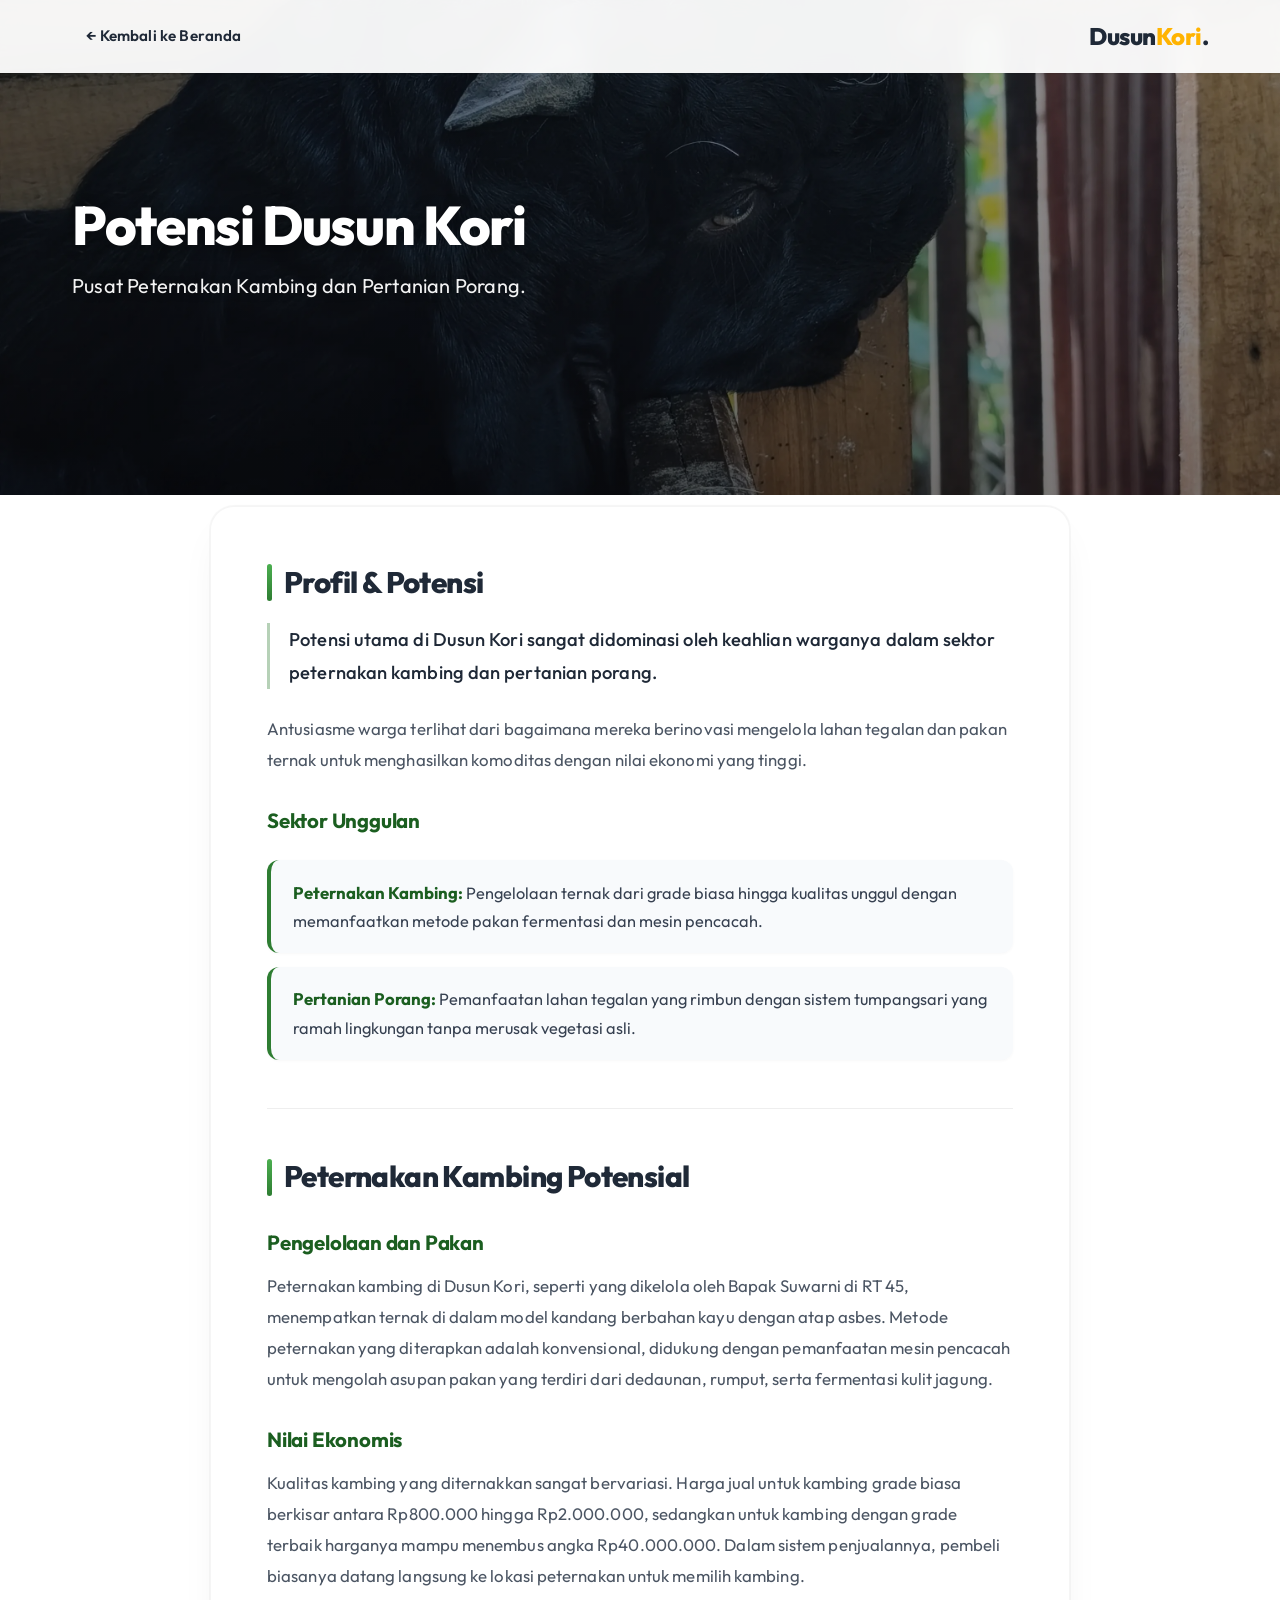
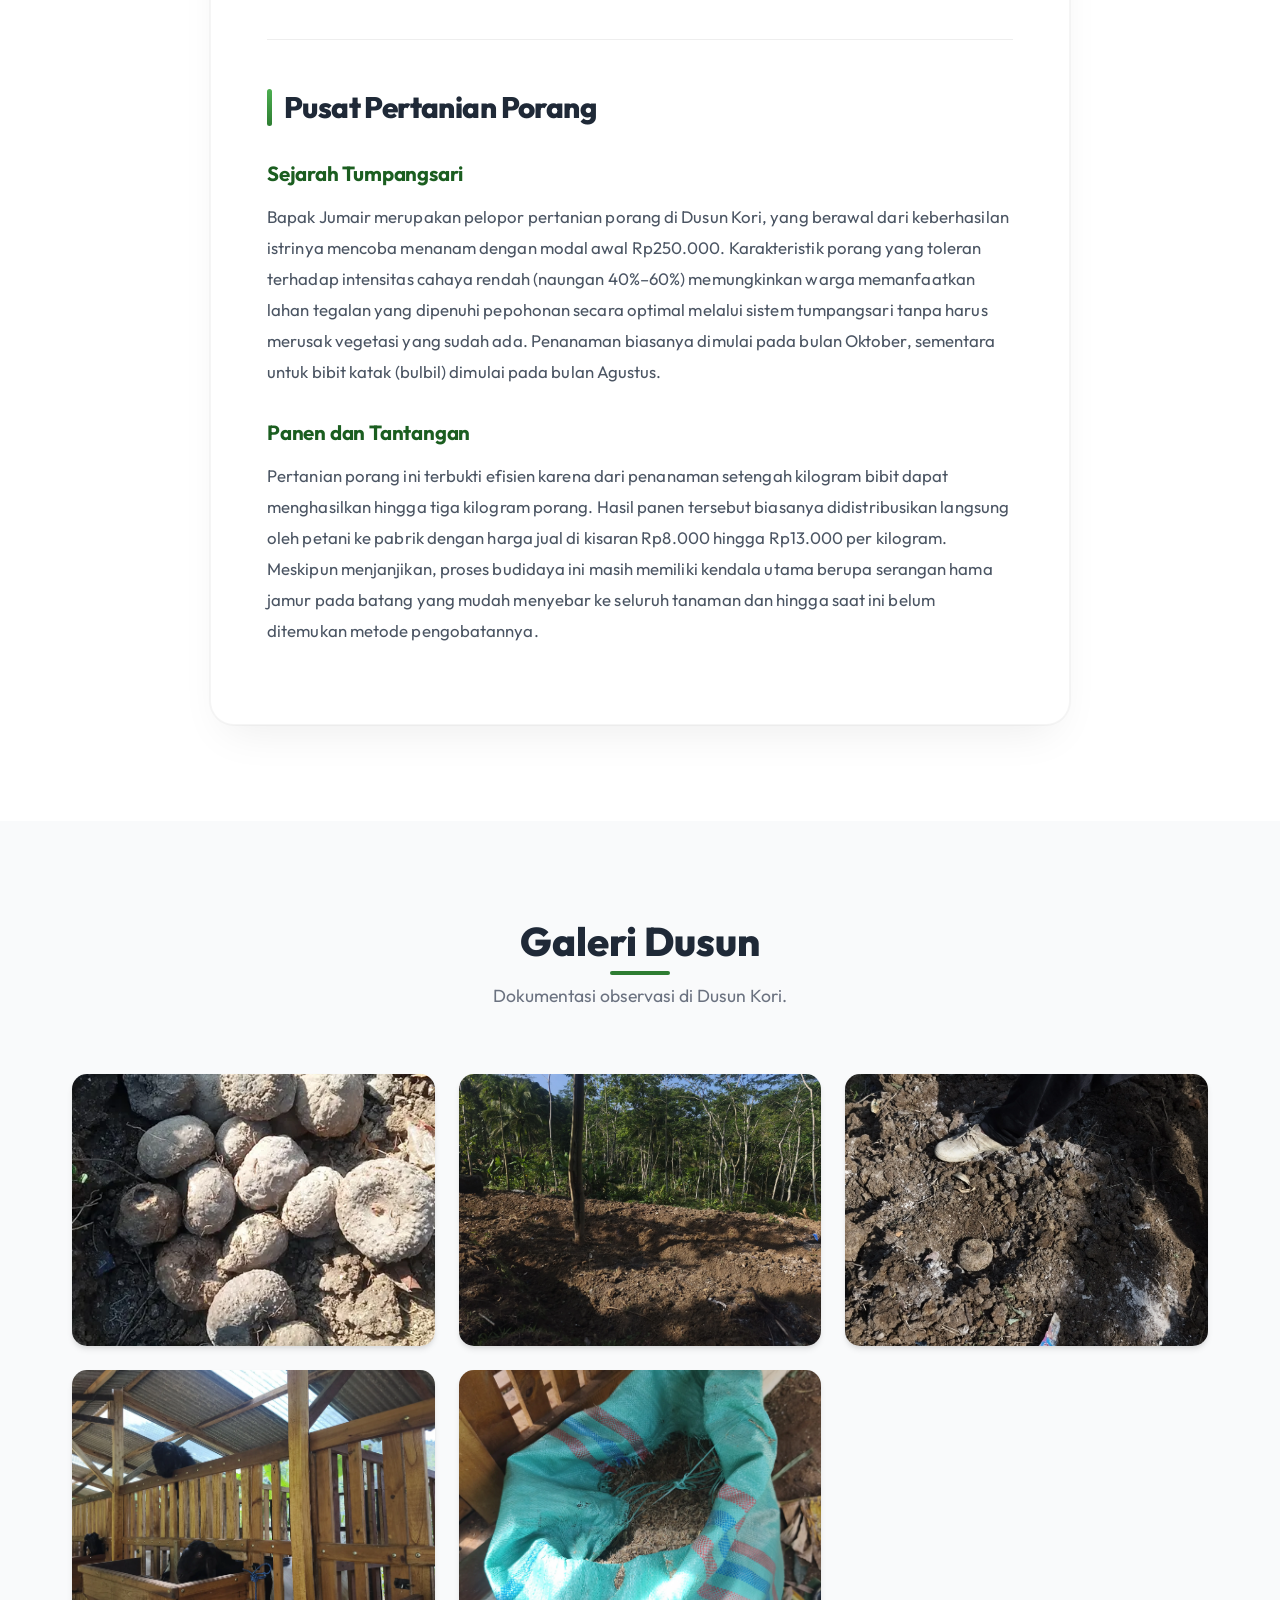
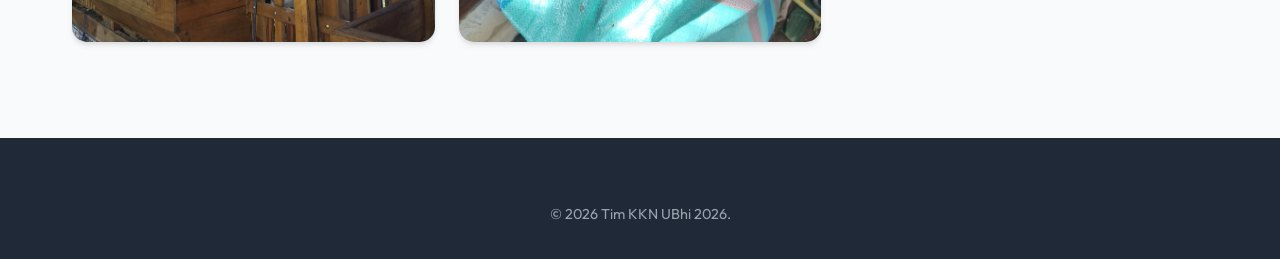
<file: kori.html>
<!doctype html>
<html lang="id">
  <head>
    <meta charset="UTF-8" />
    <meta name="viewport" content="width=device-width, initial-scale=1.0" />
    <title>Dusun Kori - Potensi Salamwates</title>
    <!-- Google Fonts: Outfit -->
    <link rel="preconnect" href="https://fonts.googleapis.com" />
    <link rel="preconnect" href="https://fonts.gstatic.com" crossorigin />
    <link
      href="https://fonts.googleapis.com/css2?family=Outfit:wght@300;400;500;600;700;800&display=swap"
      rel="stylesheet"
    />
    <!-- Main CSS -->
    <link rel="stylesheet" href="style.css" />
  </head>
  <body>
    <!-- Navbar Back -->
    <nav
      class="navbar scrolled"
      style="
        background: rgba(255, 255, 255, 0.95);
        backdrop-filter: blur(10px);
        padding: 1rem 0;
        box-shadow: var(--shadow-sm);
      "
    >
      <div class="container nav-container">
        <a href="index.html" class="btn-back page-transition">
          &larr; Kembali ke Beranda
        </a>
        <a href="#" class="logo" style="color: var(--dark)"
          >Dusun<span>Kori</span>.</a
        >
      </div>
    </nav>

    <!-- Dusun Hero Section -->
    <header
      class="dusun-hero"
      style="background-image: url(&quot;assets/images/kori/kambing.webp&quot;)"
    >
      <div class="dusun-hero-overlay"></div>
      <div class="container dusun-hero-content">
        <h1 class="fade-in-up">Potensi Dusun Kori</h1>
        <p class="fade-in-up delay-1">
          Pusat Peternakan Kambing dan Pertanian Porang.
        </p>
      </div>
    </header>

    <!-- Detail Potensi Section -->
    <section class="dusun-detail section-padding">
      <div class="container">
        <div class="detail-content fade-in-up delay-2">
          <h2>Profil & Potensi</h2>
          <p class="lead">
            Potensi utama di Dusun Kori sangat didominasi oleh keahlian warganya
            dalam sektor peternakan kambing dan pertanian porang.
          </p>
          <p>
            Antusiasme warga terlihat dari bagaimana mereka berinovasi mengelola
            lahan tegalan dan pakan ternak untuk menghasilkan komoditas dengan
            nilai ekonomi yang tinggi.
          </p>

          <h3>Sektor Unggulan</h3>
          <ul class="dusun-features">
            <li>
              <strong>Peternakan Kambing:</strong> Pengelolaan ternak dari grade
              biasa hingga kualitas unggul dengan memanfaatkan metode pakan
              fermentasi dan mesin pencacah.
            </li>
            <li>
              <strong>Pertanian Porang:</strong> Pemanfaatan lahan tegalan yang
              rimbun dengan sistem tumpangsari yang ramah lingkungan tanpa
              merusak vegetasi asli.
            </li>
          </ul>

          <hr style="margin: 3rem 0; border: 0; border-top: 1px solid #eee" />

          <h2>Peternakan Kambing Potensial</h2>
          <h3>Pengelolaan dan Pakan</h3>
          <p>
            Peternakan kambing di Dusun Kori, seperti yang dikelola oleh Bapak
            Suwarni di RT 45, menempatkan ternak di dalam model kandang berbahan
            kayu dengan atap asbes. Metode peternakan yang diterapkan adalah
            konvensional, didukung dengan pemanfaatan mesin pencacah untuk
            mengolah asupan pakan yang terdiri dari dedaunan, rumput, serta
            fermentasi kulit jagung.
          </p>

          <h3>Nilai Ekonomis</h3>
          <p>
            Kualitas kambing yang diternakkan sangat bervariasi. Harga jual
            untuk kambing grade biasa berkisar antara Rp800.000 hingga
            Rp2.000.000, sedangkan untuk kambing dengan grade terbaik harganya
            mampu menembus angka Rp40.000.000. Dalam sistem penjualannya,
            pembeli biasanya datang langsung ke lokasi peternakan untuk memilih
            kambing.
          </p>

          <hr style="margin: 3rem 0; border: 0; border-top: 1px solid #eee" />

          <h2>Pusat Pertanian Porang</h2>
          <h3>Sejarah Tumpangsari</h3>
          <p>
            Bapak Jumair merupakan pelopor pertanian porang di Dusun Kori, yang
            berawal dari keberhasilan istrinya mencoba menanam dengan modal awal
            Rp250.000. Karakteristik porang yang toleran terhadap intensitas
            cahaya rendah (naungan 40%–60%) memungkinkan warga memanfaatkan
            lahan tegalan yang dipenuhi pepohonan secara optimal melalui sistem
            tumpangsari tanpa harus merusak vegetasi yang sudah ada. Penanaman
            biasanya dimulai pada bulan Oktober, sementara untuk bibit katak
            (bulbil) dimulai pada bulan Agustus.
          </p>

          <h3>Panen dan Tantangan</h3>
          <p>
            Pertanian porang ini terbukti efisien karena dari penanaman setengah
            kilogram bibit dapat menghasilkan hingga tiga kilogram porang. Hasil
            panen tersebut biasanya didistribusikan langsung oleh petani ke
            pabrik dengan harga jual di kisaran Rp8.000 hingga Rp13.000 per
            kilogram. Meskipun menjanjikan, proses budidaya ini masih memiliki
            kendala utama berupa serangan hama jamur pada batang yang mudah
            menyebar ke seluruh tanaman dan hingga saat ini belum ditemukan
            metode pengobatannya.
          </p>
        </div>
      </div>
    </section>

    <!-- Dusun Gallery Section -->
    <section class="gallery section-padding bg-light">
      <div class="container">
        <div class="section-title">
          <h2>Galeri Dusun</h2>
          <p>Dokumentasi observasi di Dusun Kori.</p>
        </div>
        <div class="gallery-grid">
          <!-- Gunakan gambar terkait atau biarkan fallback -->
          <div class="gallery-item">
            <img
              src="assets/images/kori/porang.webp"
              alt="Kegiatan 1"
              onerror="
                this.onerror = null;
                this.src =
                  'https://images.unsplash.com/photo-1596422846543-74c6fc0e1371?q=80&w=800&auto=format&fit=crop';
              "
            />
            <div class="gallery-overlay">
              <h3>Penanaman Porang</h3>
              <p>Bibit porang yang siap untuk ditanam.</p>
            </div>
          </div>
          <div class="gallery-item">
            <img
              src="assets/images/kori/lahan.webp"
              alt="Kegiatan 3"
              onerror="
                this.onerror = null;
                this.src =
                  'https://images.unsplash.com/photo-1558904541-efa843a96f09?q=80&w=800&auto=format&fit=crop';
              "
            />
            <div class="gallery-overlay">
              <h3>Persiapan Lahan</h3>
              <p>Proses pembukaan dan persiapan lahan tegalan.</p>
            </div>
          </div>
          <div class="gallery-item">
            <img
              src="assets/images/kori/prosespenananman.webp"
              alt="Kegiatan 3"
              onerror="
                this.onerror = null;
                this.src =
                  'https://images.unsplash.com/photo-1558904541-efa843a96f09?q=80&w=800&auto=format&fit=crop';
              "
            />
            <div class="gallery-overlay">
              <h3>Proses Penanaman</h3>
              <p>Proses penanaman porang yang sedang dilakukan.</p>
            </div>
          </div>
          <div class="gallery-item">
            <img
              src="assets/images/kori/kambing2.webp"
              alt="Kegiatan 2"
              onerror="
                this.onerror = null;
                this.src =
                  'https://images.unsplash.com/photo-1598113197621-9fb9b2fc79e7?q=80&w=800&auto=format&fit=crop';
              "
            />
            <div class="gallery-overlay">
              <h3>Peternakan Kambing</h3>
              <p>Kambing yang sedang dipelihara di kandang warga.</p>
            </div>
          </div>
          <div class="gallery-item">
            <img
              src="assets/images/kori/pakanselip.webp"
              alt="Kegiatan 2"
              onerror="
                this.onerror = null;
                this.src =
                  'https://images.unsplash.com/photo-1598113197621-9fb9b2fc79e7?q=80&w=800&auto=format&fit=crop';
              "
            />
            <div class="gallery-overlay">
              <h3>Pakan Ternak Kambing</h3>
              <p>Pakan cacah fermentasi yang diberikan kepada kambing.</p>
            </div>
          </div>
        </div>
      </div>
    </section>

    <!-- Footer -->
    <footer>
      <div class="container footer-bottom" style="border: none; padding-top: 0">
        <p>&copy; 2026 Tim KKN UBhi 2026.</p>
      </div>
    </footer>

    <!-- Main JavaScript -->
    <script src="script.js"></script>
  </body>
</html>
</file>
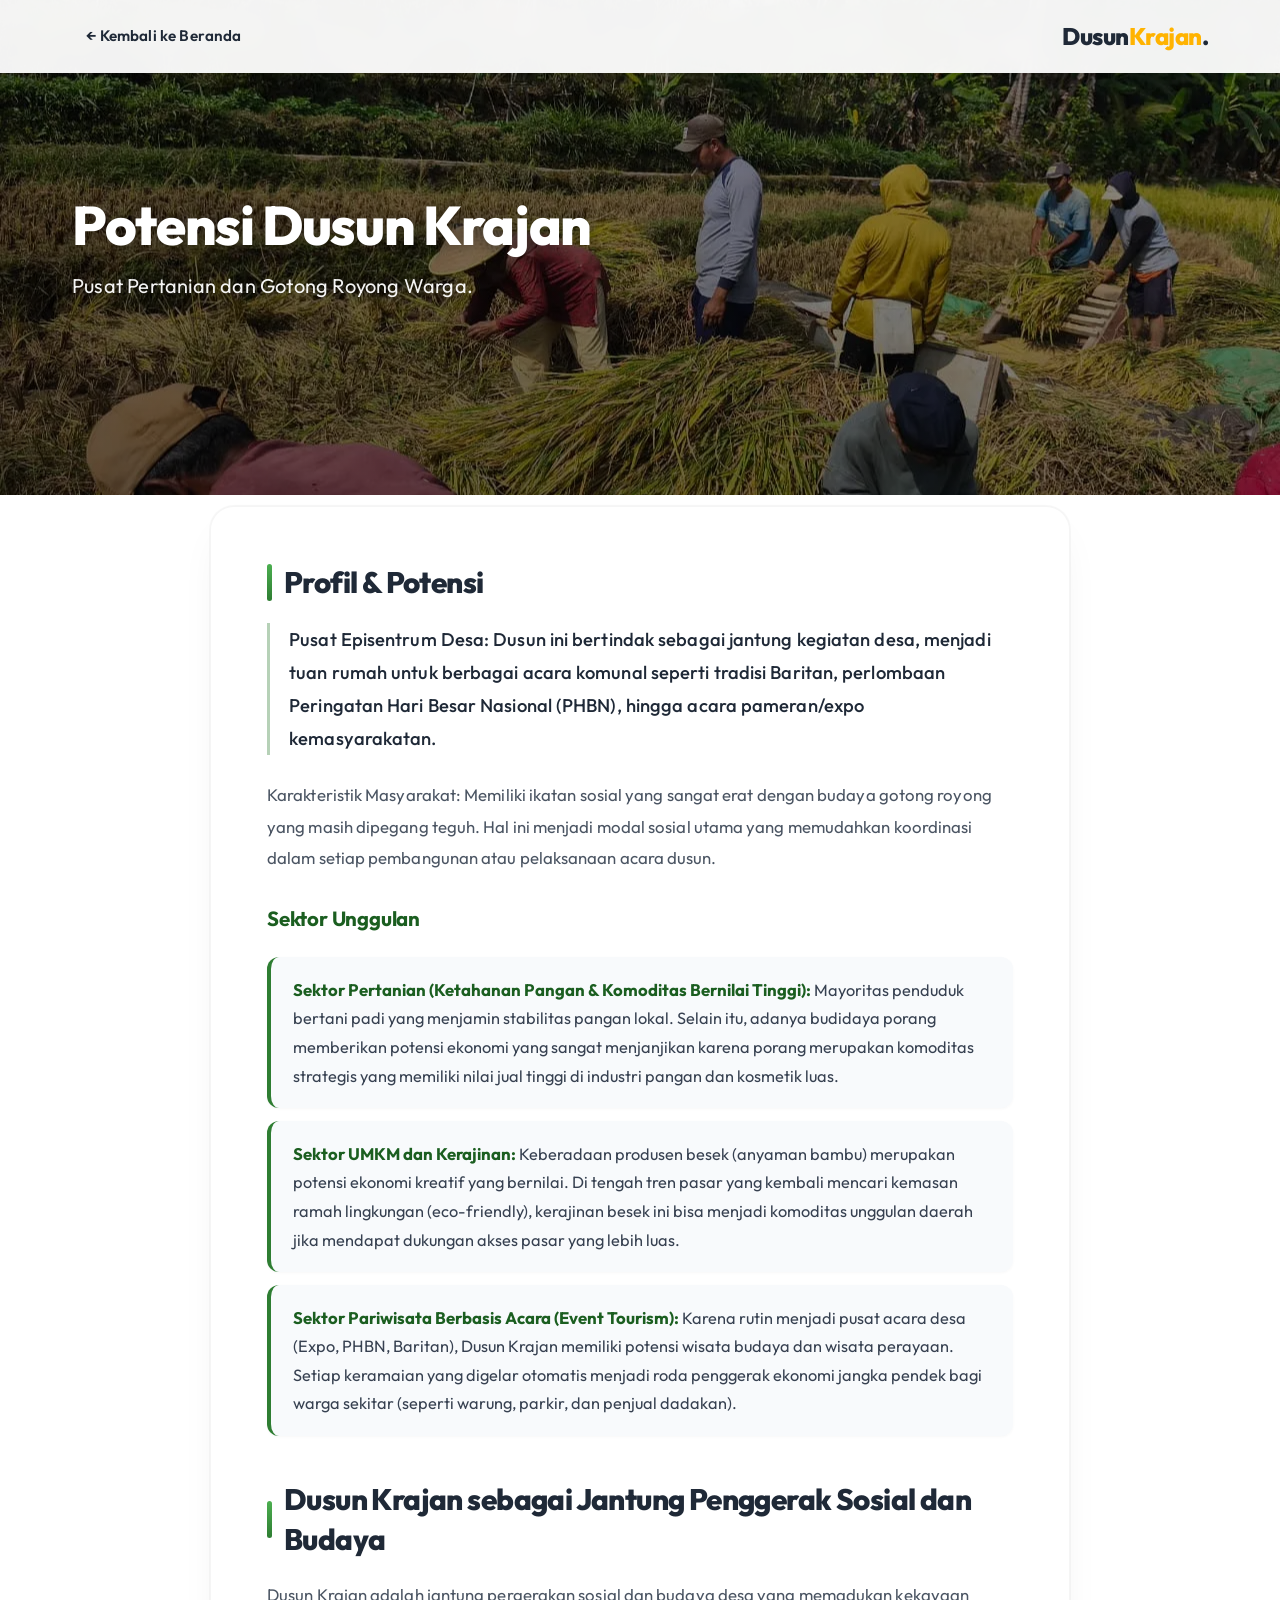
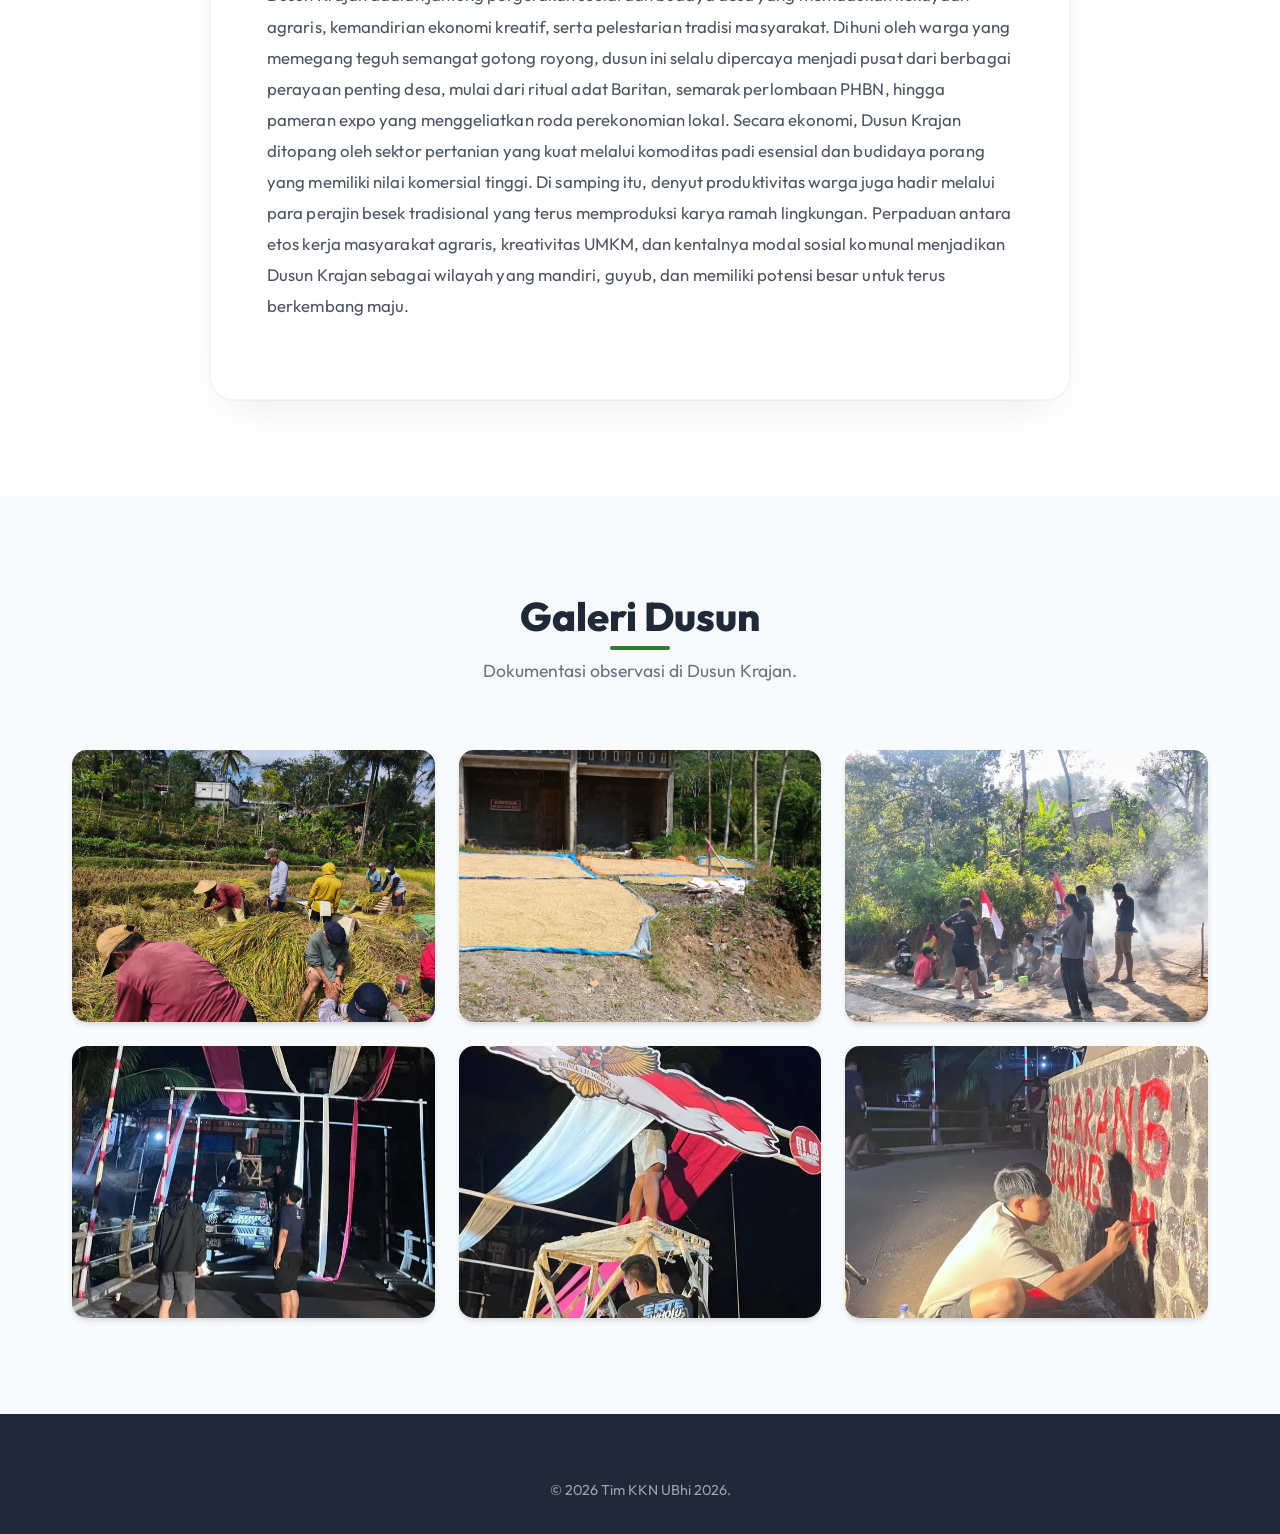
<file: krajan.html>
<!doctype html>
<html lang="id">
  <head>
    <meta charset="UTF-8" />
    <meta name="viewport" content="width=device-width, initial-scale=1.0" />
    <title>Dusun Krajan - Potensi Salamwates</title>
    <!-- Google Fonts: Outfit -->
    <link rel="preconnect" href="https://fonts.googleapis.com" />
    <link rel="preconnect" href="https://fonts.gstatic.com" crossorigin />
    <link
      href="https://fonts.googleapis.com/css2?family=Outfit:wght@300;400;500;600;700;800&display=swap"
      rel="stylesheet"
    />
    <!-- Main CSS -->
    <link rel="stylesheet" href="style.css" />
  </head>
  <body>
    <!-- Navbar Back -->
    <nav
      class="navbar scrolled"
      style="
        background: rgba(255, 255, 255, 0.95);
        backdrop-filter: blur(10px);
        padding: 1rem 0;
        box-shadow: var(--shadow-sm);
      "
    >
      <div class="container nav-container">
        <a href="index.html" class="btn-back page-transition">
          &larr; Kembali ke Beranda
        </a>
        <a href="#" class="logo" style="color: var(--dark)"
          >Dusun<span>Krajan</span>.</a
        >
      </div>
    </nav>

    <!-- Dusun Hero Section -->
    <header
      class="dusun-hero"
      style="background-image: url(&quot;assets/images/krajan/tani.webp&quot;)"
    >
      <div class="dusun-hero-overlay"></div>
      <div class="container dusun-hero-content">
        <h1 class="fade-in-up">Potensi Dusun Krajan</h1>
        <p class="fade-in-up delay-1">
          Pusat Pertanian dan Gotong Royong Warga.
        </p>
      </div>
    </header>

    <!-- Detail Potensi Section -->
    <section class="dusun-detail section-padding">
      <div class="container">
        <div class="detail-content fade-in-up delay-2">
          <h2>Profil & Potensi</h2>
          <p class="lead">
            Pusat Episentrum Desa: Dusun ini bertindak sebagai jantung kegiatan
            desa, menjadi tuan rumah untuk berbagai acara komunal seperti
            tradisi Baritan, perlombaan Peringatan Hari Besar Nasional (PHBN),
            hingga acara pameran/expo kemasyarakatan.
          </p>
          <p>
            Karakteristik Masyarakat: Memiliki ikatan sosial yang sangat erat
            dengan budaya gotong royong yang masih dipegang teguh. Hal ini
            menjadi modal sosial utama yang memudahkan koordinasi dalam setiap
            pembangunan atau pelaksanaan acara dusun.
          </p>

          <h3>Sektor Unggulan</h3>
          <ul class="dusun-features">
            <li>
              <strong
                >Sektor Pertanian (Ketahanan Pangan & Komoditas Bernilai
                Tinggi):</strong
              >
              Mayoritas penduduk bertani padi yang menjamin stabilitas pangan
              lokal. Selain itu, adanya budidaya porang memberikan potensi
              ekonomi yang sangat menjanjikan karena porang merupakan komoditas
              strategis yang memiliki nilai jual tinggi di industri pangan dan
              kosmetik luas.
            </li>
            <li>
              <strong>Sektor UMKM dan Kerajinan:</strong> Keberadaan produsen
              besek (anyaman bambu) merupakan potensi ekonomi kreatif yang
              bernilai. Di tengah tren pasar yang kembali mencari kemasan ramah
              lingkungan (eco-friendly), kerajinan besek ini bisa menjadi
              komoditas unggulan daerah jika mendapat dukungan akses pasar yang
              lebih luas.
            </li>
            <li>
              <strong>Sektor Pariwisata Berbasis Acara (Event Tourism):</strong>
              Karena rutin menjadi pusat acara desa (Expo, PHBN, Baritan), Dusun
              Krajan memiliki potensi wisata budaya dan wisata perayaan. Setiap
              keramaian yang digelar otomatis menjadi roda penggerak ekonomi
              jangka pendek bagi warga sekitar (seperti warung, parkir, dan
              penjual dadakan).
            </li>
          </ul>
          <h2>Dusun Krajan sebagai Jantung Penggerak Sosial dan Budaya</h2>
          <p>
            Dusun Krajan adalah jantung pergerakan sosial dan budaya desa yang
            memadukan kekayaan agraris, kemandirian ekonomi kreatif, serta
            pelestarian tradisi masyarakat. Dihuni oleh warga yang memegang
            teguh semangat gotong royong, dusun ini selalu dipercaya menjadi
            pusat dari berbagai perayaan penting desa, mulai dari ritual adat
            Baritan, semarak perlombaan PHBN, hingga pameran expo yang
            menggeliatkan roda perekonomian lokal. Secara ekonomi, Dusun Krajan
            ditopang oleh sektor pertanian yang kuat melalui komoditas padi
            esensial dan budidaya porang yang memiliki nilai komersial tinggi.
            Di samping itu, denyut produktivitas warga juga hadir melalui para
            perajin besek tradisional yang terus memproduksi karya ramah
            lingkungan. Perpaduan antara etos kerja masyarakat agraris,
            kreativitas UMKM, dan kentalnya modal sosial komunal menjadikan
            Dusun Krajan sebagai wilayah yang mandiri, guyub, dan memiliki
            potensi besar untuk terus berkembang maju.
          </p>
        </div>
      </div>
    </section>

    <!-- Dusun Gallery Section -->
    <section class="gallery section-padding bg-light">
      <div class="container">
        <div class="section-title">
          <h2>Galeri Dusun</h2>
          <p>Dokumentasi observasi di Dusun Krajan.</p>
        </div>
        <div class="gallery-grid">
          <!-- Gunakan gambar terkait atau biarkan fallback -->
          <div class="gallery-item">
            <img
              src="assets/images/krajan/tani.webp"
              alt="Kegiatan 1"
              onerror="
                this.onerror = null;
                this.src =
                  'https://images.unsplash.com/photo-1596422846543-74c6fc0e1371?q=80&w=800&auto=format&fit=crop';
              "
            />
            <div class="gallery-overlay">
              <h3>Potensi Pertanian Dusun Krajan</h3>
              <p>Proses pemanenan padi warga.</p>
            </div>
          </div>
          <div class="gallery-item">
            <img
              src="assets/images/krajan/foto2.webp"
              alt="Kegiatan 2"
              onerror="
                this.onerror = null;
                this.src =
                  'https://images.unsplash.com/photo-1598113197621-9fb9b2fc79e7?q=80&w=800&auto=format&fit=crop';
              "
            />
            <div class="gallery-overlay">
              <h3>Potensi Pertanian Dusun Krajan</h3>
              <p>Proses penjemuran padi hasil panen.</p>
            </div>
          </div>
          <div class="gallery-item">
            <img
              src="assets/images/krajan/kumpul.webp"
              alt="Kegiatan 3"
              onerror="
                this.onerror = null;
                this.src =
                  'https://images.unsplash.com/photo-1558904541-efa843a96f09?q=80&w=800&auto=format&fit=crop';
              "
            />
            <div class="gallery-overlay">
              <h3>Kegiatan Gotong Royong Bersih Desa</h3>
              <p>Gotong royong pemasangan bendera merah putih dan bersih desa.</p>
            </div>
          </div>
          <div class="gallery-item">
            <img
              src="assets/images/krajan/gapura.webp"
              alt="Kegiatan 3"
              onerror="
                this.onerror = null;
                this.src =
                  'https://images.unsplash.com/photo-1558904541-efa843a96f09?q=80&w=800&auto=format&fit=crop';
              "
            />
            <div class="gallery-overlay">
              <h3>Pemasangan Gapura Dusun</h3>
              <p>Kegiatan pemasangan dan pendirian gapura di Dusun Krajan.</p>
            </div>
          </div>
          <div class="gallery-item">
            <img
              src="assets/images/krajan/gapura2.webp"
              alt="Kegiatan 4"
              onerror="
                this.onerror = null;
                this.src =
                  'https://images.unsplash.com/photo-1558904541-efa843a96f09?q=80&w=800&auto=format&fit=crop';
              "
            />
            <div class="gallery-overlay">
              <h3>Pembangunan Fasilitas Dusun</h3>
              <p>Kerja bakti penyelesaian kerangka gapura dusun.</p>
            </div>
          </div>
          <div class="gallery-item">
            <img
              src="assets/images/krajan/cat.webp"
              alt="Kegiatan 4"
              onerror="
                this.onerror = null;
                this.src =
                  'https://images.unsplash.com/photo-1558904541-efa843a96f09?q=80&w=800&auto=format&fit=crop';
              "
            />
            <div class="gallery-overlay">
              <h3>Pengecatan Gapura Dusun</h3>
              <p>Pengecatan gapura untuk mempercantik lingkungan Dusun Krajan.</p>
            </div>
          </div>
        </div>
      </div>
    </section>

    <!-- Footer -->
    <footer>
      <div class="container footer-bottom" style="border: none; padding-top: 0">
        <p>&copy; 2026 Tim KKN UBhi 2026.</p>
      </div>
    </footer>

    <!-- Main JavaScript -->
    <script src="script.js"></script>
  </body>
</html>
</file>
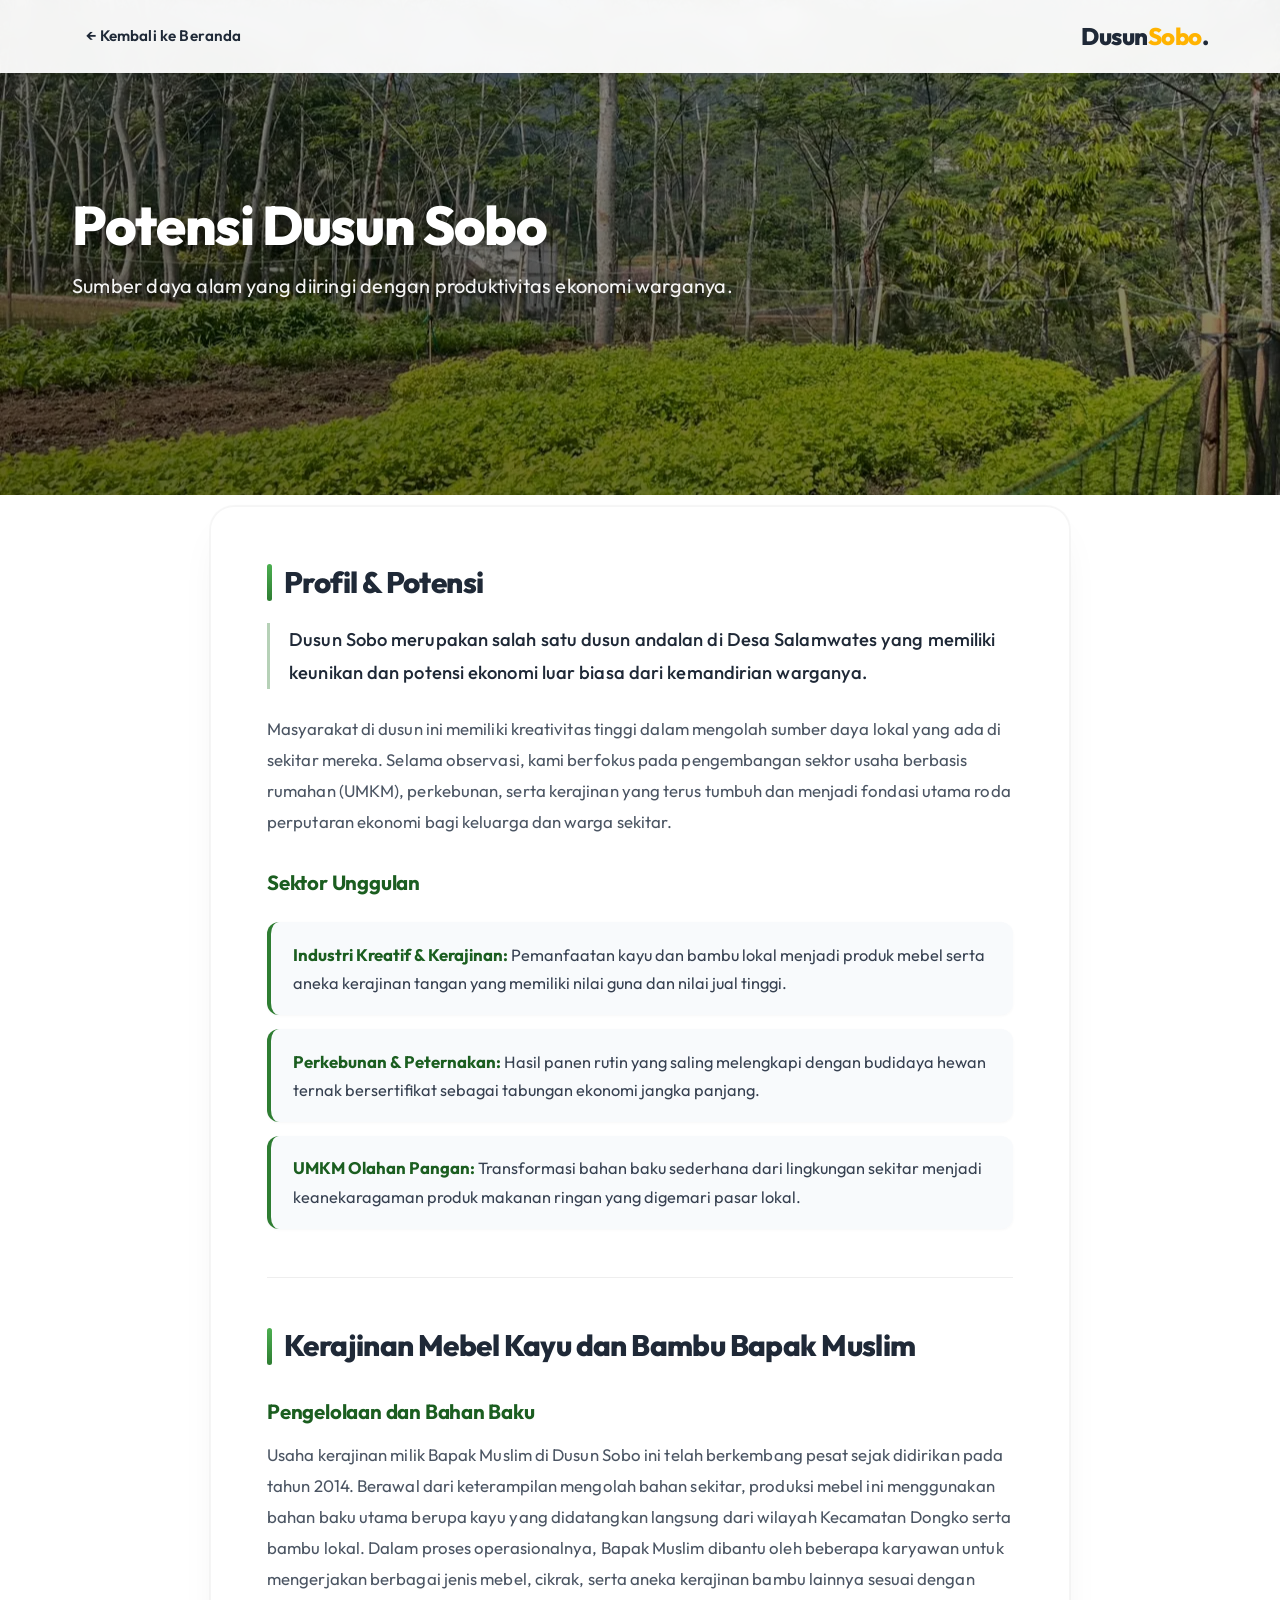
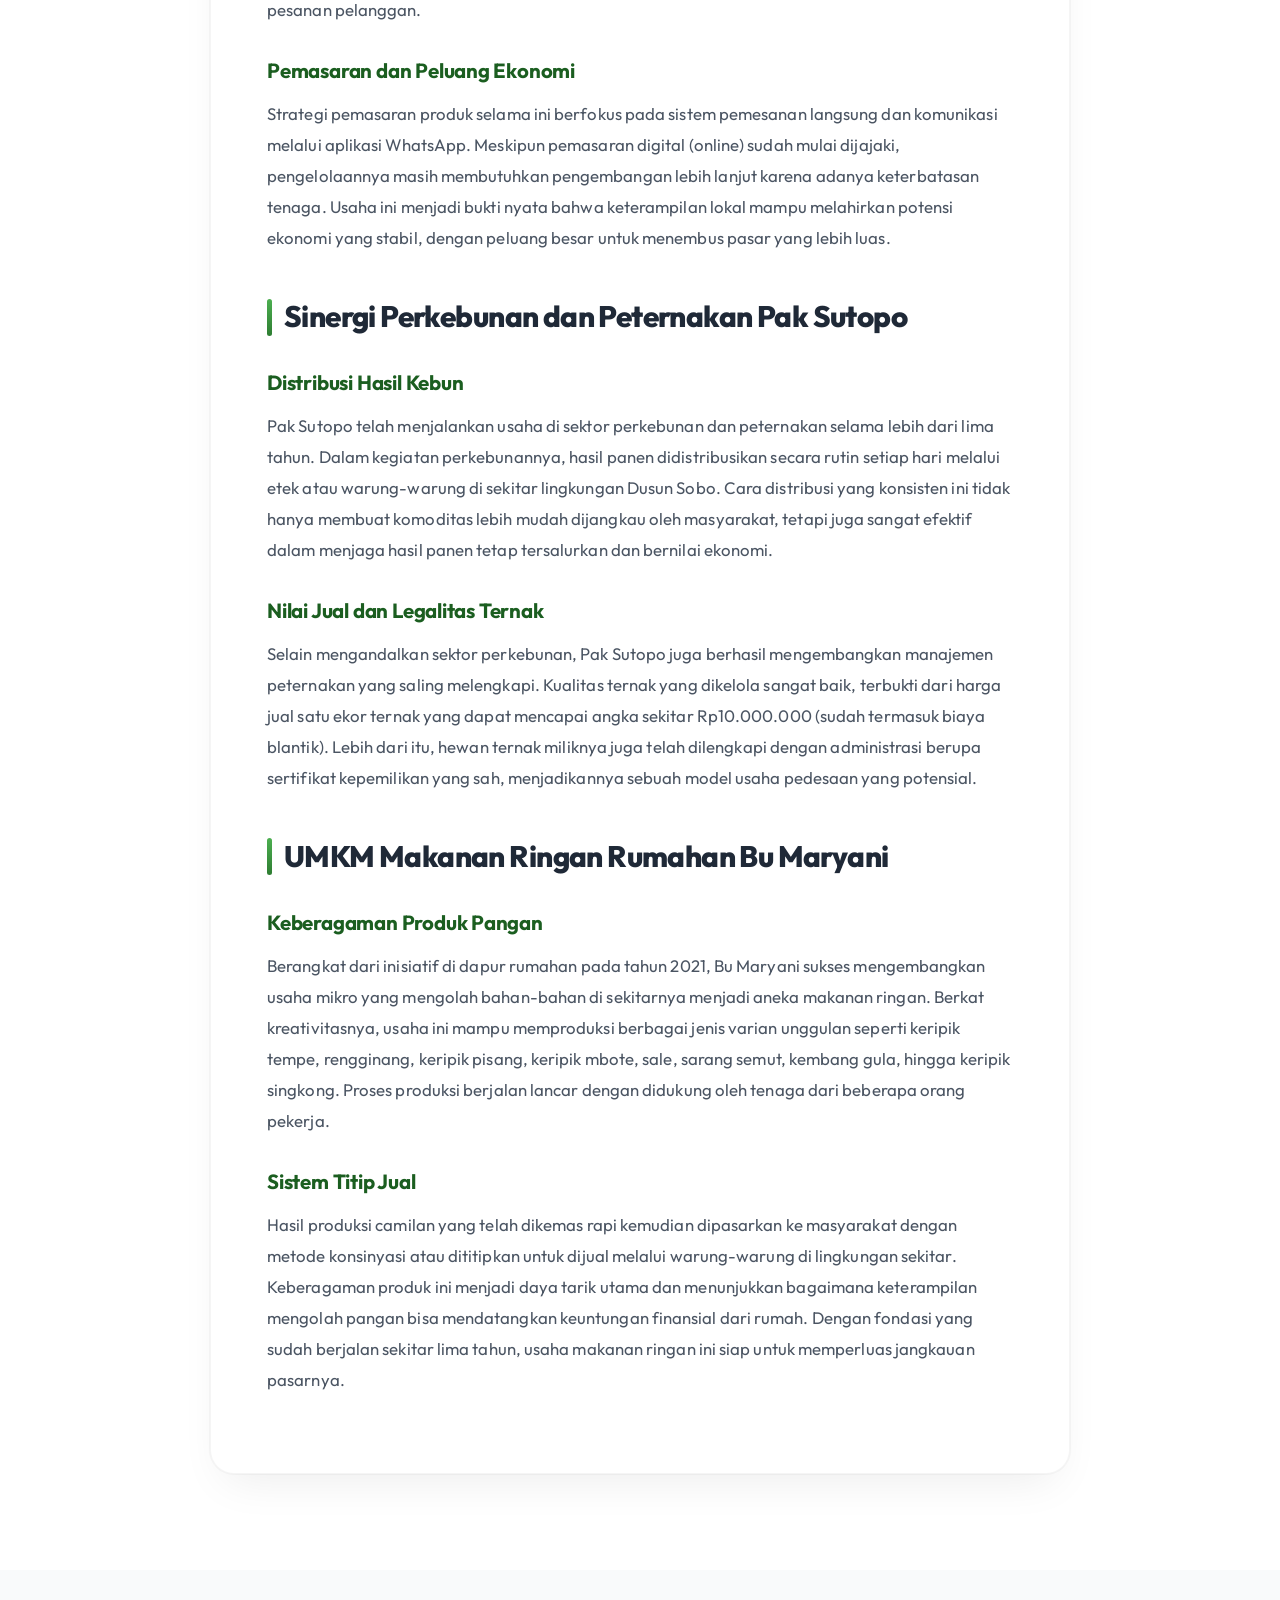
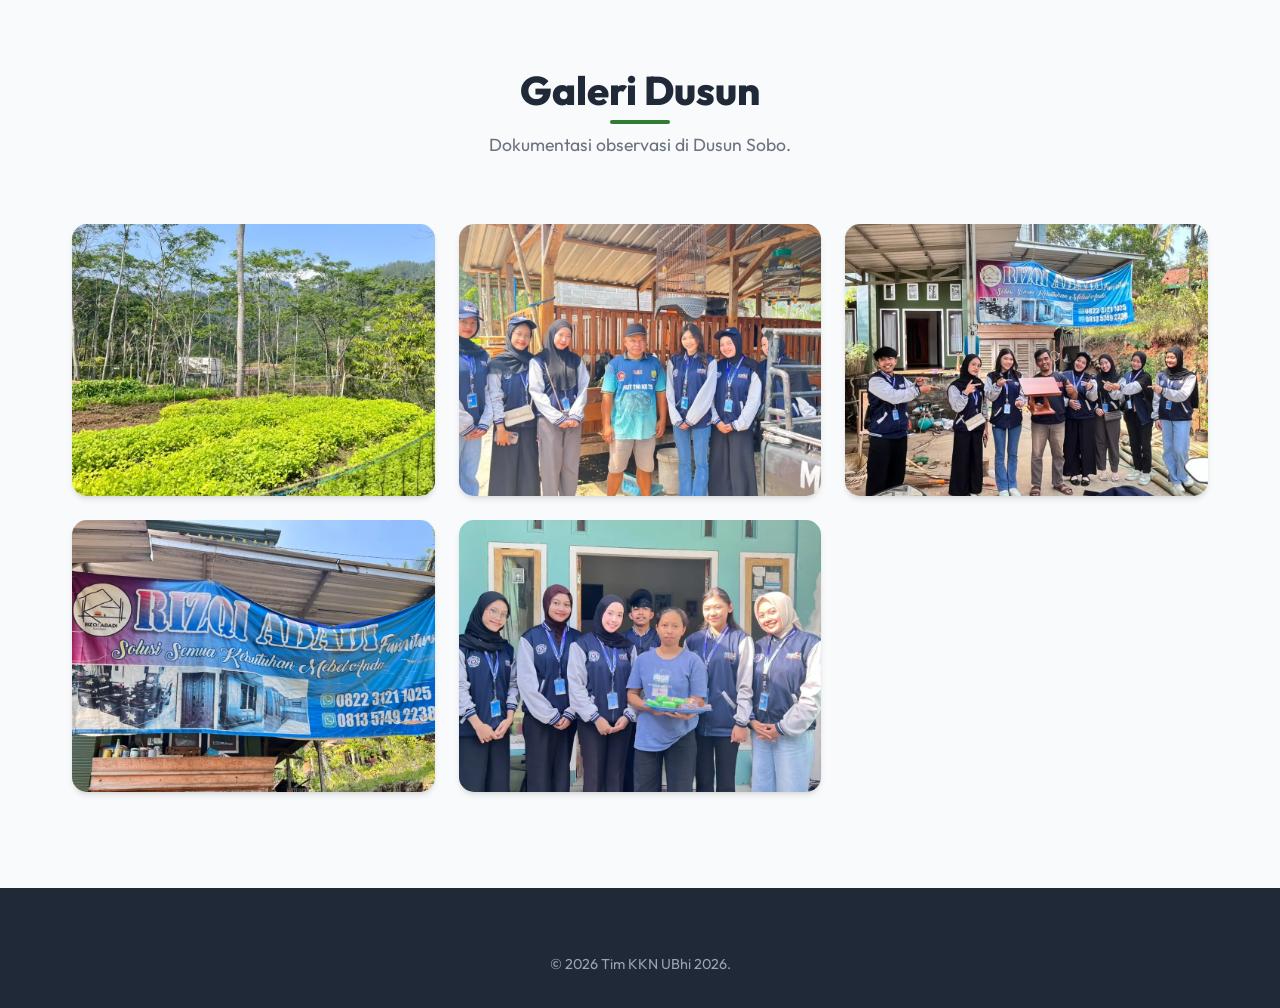
<file: sobo.html>
<!doctype html>
<html lang="id">
  <head>
    <meta charset="UTF-8" />
    <meta name="viewport" content="width=device-width, initial-scale=1.0" />
    <title>Dusun Sobo - Potensi Salamwates</title>
    <!-- Google Fonts: Outfit -->
    <link rel="preconnect" href="https://fonts.googleapis.com" />
    <link rel="preconnect" href="https://fonts.gstatic.com" crossorigin />
    <link
      href="https://fonts.googleapis.com/css2?family=Outfit:wght@300;400;500;600;700;800&display=swap"
      rel="stylesheet"
    />
    <!-- Main CSS -->
    <link rel="stylesheet" href="style.css" />
  </head>
  <body>
    <!-- Navbar Back -->
    <nav
      class="navbar scrolled"
      style="
        background: rgba(255, 255, 255, 0.95);
        backdrop-filter: blur(10px);
        padding: 1rem 0;
        box-shadow: var(--shadow-sm);
      "
    >
      <div class="container nav-container">
        <a href="index.html" class="btn-back page-transition">
          &larr; Kembali ke Beranda
        </a>
        <a href="#" class="logo" style="color: var(--dark)"
          >Dusun<span>Sobo</span>.</a
        >
      </div>
    </nav>

    <!-- Dusun Hero Section -->
    <header
      class="dusun-hero"
      style="background-image: url(&quot;assets/images/sobo/foto1.webp&quot;)"
    >
      <div class="dusun-hero-overlay"></div>
      <div class="container dusun-hero-content">
        <h1 class="fade-in-up">Potensi Dusun Sobo</h1>
        <p class="fade-in-up delay-1">
          Sumber daya alam yang diiringi dengan produktivitas ekonomi warganya.
        </p>
      </div>
    </header>

    <!-- Detail Potensi Section -->
    <section class="dusun-detail section-padding">
      <div class="container">
        <div class="detail-content fade-in-up delay-2">
          <h2>Profil & Potensi</h2>
          <p class="lead">
            Dusun Sobo merupakan salah satu dusun andalan di Desa Salamwates
            yang memiliki keunikan dan potensi ekonomi luar biasa dari
            kemandirian warganya.
          </p>
          <p>
            Masyarakat di dusun ini memiliki kreativitas tinggi dalam mengolah
            sumber daya lokal yang ada di sekitar mereka. Selama observasi, kami
            berfokus pada pengembangan sektor usaha berbasis rumahan (UMKM),
            perkebunan, serta kerajinan yang terus tumbuh dan menjadi fondasi
            utama roda perputaran ekonomi bagi keluarga dan warga sekitar.
          </p>

          <h3>Sektor Unggulan</h3>
          <ul class="dusun-features">
            <li>
              <strong>Industri Kreatif & Kerajinan:</strong> Pemanfaatan kayu
              dan bambu lokal menjadi produk mebel serta aneka kerajinan tangan
              yang memiliki nilai guna dan nilai jual tinggi.
            </li>

            <li>
              <strong>Perkebunan & Peternakan:</strong> Hasil panen rutin yang
              saling melengkapi dengan budidaya hewan ternak bersertifikat
              sebagai tabungan ekonomi jangka panjang.
            </li>
            <li>
              <strong>UMKM Olahan Pangan:</strong> Transformasi bahan baku
              sederhana dari lingkungan sekitar menjadi keanekaragaman produk
              makanan ringan yang digemari pasar lokal.
            </li>
          </ul>
          <hr style="margin: 3rem 0; border: 0; border-top: 1px solid #eee" />

          <h2>Kerajinan Mebel Kayu dan Bambu Bapak Muslim</h2>
          <h3>Pengelolaan dan Bahan Baku</h3>
          <p>
            Usaha kerajinan milik Bapak Muslim di Dusun Sobo ini telah
            berkembang pesat sejak didirikan pada tahun 2014. Berawal dari
            keterampilan mengolah bahan sekitar, produksi mebel ini menggunakan
            bahan baku utama berupa kayu yang didatangkan langsung dari wilayah
            Kecamatan Dongko serta bambu lokal. Dalam proses operasionalnya,
            Bapak Muslim dibantu oleh beberapa karyawan untuk mengerjakan
            berbagai jenis mebel, cikrak, serta aneka kerajinan bambu lainnya
            sesuai dengan pesanan pelanggan.
          </p>
          <h3>Pemasaran dan Peluang Ekonomi</h3>
          <p>
            Strategi pemasaran produk selama ini berfokus pada sistem pemesanan
            langsung dan komunikasi melalui aplikasi WhatsApp. Meskipun
            pemasaran digital (online) sudah mulai dijajaki, pengelolaannya
            masih membutuhkan pengembangan lebih lanjut karena adanya
            keterbatasan tenaga. Usaha ini menjadi bukti nyata bahwa
            keterampilan lokal mampu melahirkan potensi ekonomi yang stabil,
            dengan peluang besar untuk menembus pasar yang lebih luas.
          </p>
          <h2>Sinergi Perkebunan dan Peternakan Pak Sutopo</h2>
          <h3>Distribusi Hasil Kebun</h3>
          <p>
            Pak Sutopo telah menjalankan usaha di sektor perkebunan dan
            peternakan selama lebih dari lima tahun. Dalam kegiatan
            perkebunannya, hasil panen didistribusikan secara rutin setiap hari
            melalui etek atau warung-warung di sekitar lingkungan Dusun Sobo.
            Cara distribusi yang konsisten ini tidak hanya membuat komoditas
            lebih mudah dijangkau oleh masyarakat, tetapi juga sangat efektif
            dalam menjaga hasil panen tetap tersalurkan dan bernilai ekonomi.
          </p>
          <h3>Nilai Jual dan Legalitas Ternak</h3>
          <p>
            Selain mengandalkan sektor perkebunan, Pak Sutopo juga berhasil
            mengembangkan manajemen peternakan yang saling melengkapi. Kualitas
            ternak yang dikelola sangat baik, terbukti dari harga jual satu ekor
            ternak yang dapat mencapai angka sekitar Rp10.000.000 (sudah
            termasuk biaya blantik). Lebih dari itu, hewan ternak miliknya juga
            telah dilengkapi dengan administrasi berupa sertifikat kepemilikan
            yang sah, menjadikannya sebuah model usaha pedesaan yang potensial.
          </p>
          <h2>UMKM Makanan Ringan Rumahan Bu Maryani</h2>
          <h3>Keberagaman Produk Pangan</h3>
          <p>
            Berangkat dari inisiatif di dapur rumahan pada tahun 2021, Bu
            Maryani sukses mengembangkan usaha mikro yang mengolah bahan-bahan
            di sekitarnya menjadi aneka makanan ringan. Berkat kreativitasnya,
            usaha ini mampu memproduksi berbagai jenis varian unggulan seperti
            keripik tempe, rengginang, keripik pisang, keripik mbote, sale,
            sarang semut, kembang gula, hingga keripik singkong. Proses produksi
            berjalan lancar dengan didukung oleh tenaga dari beberapa orang
            pekerja.
          </p>
          <h3>Sistem Titip Jual</h3>
          <p>
            Hasil produksi camilan yang telah dikemas rapi kemudian dipasarkan
            ke masyarakat dengan metode konsinyasi atau dititipkan untuk dijual
            melalui warung-warung di lingkungan sekitar. Keberagaman produk ini
            menjadi daya tarik utama dan menunjukkan bagaimana keterampilan
            mengolah pangan bisa mendatangkan keuntungan finansial dari rumah.
            Dengan fondasi yang sudah berjalan sekitar lima tahun, usaha makanan
            ringan ini siap untuk memperluas jangkauan pasarnya.
          </p>
        </div>
      </div>
    </section>

    <!-- Dusun Gallery Section -->
    <section class="gallery section-padding bg-light">
      <div class="container">
        <div class="section-title">
          <h2>Galeri Dusun</h2>
          <p>Dokumentasi observasi di Dusun Sobo.</p>
        </div>
        <div class="gallery-grid">
          <!-- Gunakan gambar terkait atau biarkan fallback -->
          <div class="gallery-item">
            <img
              src="assets/images/sobo/foto1.webp"
              alt="Kegiatan 1"
              onerror="
                this.onerror = null;
                this.src =
                  'https://images.unsplash.com/photo-1596422846543-74c6fc0e1371?q=80&w=800&auto=format&fit=crop';
              "
            />
            <div class="gallery-overlay">
              <h3>Potensi Bidang Perkebunan</h3>
              <p>
                Hasil dokumentasi observasi di bidang perkebunan milik Pak
                Sutopo.
              </p>
            </div>
          </div>
          <div class="gallery-item">
            <img
              src="assets/images/sobo/foto4.webp"
              alt="Kegiatan 2"
              onerror="
                this.onerror = null;
                this.src =
                  'https://images.unsplash.com/photo-1598113197621-9fb9b2fc79e7?q=80&w=800&auto=format&fit=crop';
              "
            />
            <div class="gallery-overlay">
              <h3>Potensi Bidang Peternakan</h3>
              <p>
                Hasil dokumentasi observasi di bidang peternakan milik Pak
                Sutopo.
              </p>
            </div>
          </div>
          <div class="gallery-item">
            <img
              src="assets/images/sobo/foto8.webp"
              alt="Kegiatan 3"
              onerror="
                this.onerror = null;
                this.src =
                  'https://images.unsplash.com/photo-1598113197621-9fb9b2fc79e7?q=80&w=800&auto=format&fit=crop';
              "
            />
            <div class="gallery-overlay">
              <h3>Kerajinan Mebel Bambu dan Kayu</h3>
              <p>
                Hasil dokumentasi observasi di bidang kerajinan bambu dan kayu
                milik Pak Muslim.
              </p>
            </div>
          </div>
          <div class="gallery-item">
            <img
              src="assets/images/sobo/foto3.webp"
              alt="Kegiatan 4"
              onerror="
                this.onerror = null;
                this.src =
                  'https://images.unsplash.com/photo-1558904541-efa843a96f09?q=80&w=800&auto=format&fit=crop';
              "
            />
            <div class="gallery-overlay">
              <h3>Produksi Anyaman dan Mebel</h3>
              <p>
                Hasil dokumentasi proses pembuatan kerajinan bambu milik Pak
                Muslim.
              </p>
            </div>
          </div>
          <div class="gallery-item">
            <img
              src="assets/images/sobo/foto5.webp"
              alt="Kegiatan 5"
              onerror="
                this.onerror = null;
                this.src =
                  'https://images.unsplash.com/photo-1558904541-efa843a96f09?q=80&w=800&auto=format&fit=crop';
              "
            />
            <div class="gallery-overlay">
              <h3>UMKM Produsen Makanan Ringan</h3>
              <p>
                Hasil dokumentasi observasi di bidang produsen makanan ringan Bu
                Maryani.
              </p>
            </div>
          </div>
        </div>
      </div>
    </section>

    <!-- Footer -->
    <footer>
      <div class="container footer-bottom" style="border: none; padding-top: 0">
        <p>&copy; 2026 Tim KKN UBhi 2026.</p>
      </div>
    </footer>

    <!-- Main JavaScript -->
    <script src="script.js"></script>
  </body>
</html>
</file>
<file: style.css>
@import url('https://fonts.googleapis.com/css2?family=Outfit:wght@300;400;500;600;700;800&display=swap');

/* Custom Properties / Tokens */
:root {
    --primary: #2e7d32;
    --primary-light: #4caf50;
    --primary-dark: #1b5e20;
    --secondary: #ffb300;
    --dark: #1f2937;
    --light: #f9fafb;
    --text-main: #374151;
    --text-muted: #6b7280;
    --bg-color: #ffffff;
    --transition: all 0.3s cubic-bezier(0.4, 0, 0.2, 1);
    --shadow-sm: 0 1px 2px 0 rgba(0, 0, 0, 0.05);
    --shadow-md: 0 4px 6px -1px rgba(0, 0, 0, 0.1), 0 2px 4px -1px rgba(0, 0, 0, 0.06);
    --shadow-lg: 0 10px 15px -3px rgba(0, 0, 0, 0.1), 0 4px 6px -2px rgba(0, 0, 0, 0.05);
}

/* Reset & Base Styles */
* {
    margin: 0;
    padding: 0;
    box-sizing: border-box;
}

html {
    scroll-behavior: smooth;
    overflow-x: hidden; /* kunci horizontal scroll di level HTML */
    max-width: 100%;
}

body {
    font-family: 'Outfit', -apple-system, BlinkMacSystemFont, 'Segoe UI', Roboto, sans-serif;
    color: var(--text-main);
    background-color: var(--bg-color);
    line-height: 1.7;
    overflow-x: hidden;
    max-width: 100%;
    -webkit-font-smoothing: antialiased;
    -moz-osx-font-smoothing: grayscale;
    text-rendering: optimizeLegibility;
    animation: fadeInPage 0.6s ease-out forwards;
}

@keyframes fadeInPage {
    from { opacity: 0; transform: translateY(10px); }
    to { opacity: 1; transform: translateY(0); }
}

body.fade-out {
    opacity: 0;
    transform: translateY(-10px);
    transition: all 0.4s ease-in-out;
}

h1, h2, h3, h4 {
    color: var(--dark);
    font-weight: 800;
    line-height: 1.2;
}

a {
    text-decoration: none;
    color: inherit;
    transition: var(--transition);
}

ul {
    list-style: none;
}

img {
    max-width: 100%;
    display: block;
}

.container {
    width: 100%;
    max-width: 1200px;
    margin: 0 auto;
    padding: 0 2rem;
}

.section-padding {
    padding: 6rem 0;
}

.bg-light {
    background-color: var(--light);
}

/* Buttons */
.btn {
    display: inline-block;
    padding: 0.8rem 2rem;
    border-radius: 50px;
    font-weight: 600;
    cursor: pointer;
    border: none;
    transition: var(--transition);
}

.btn-primary {
    background-color: var(--primary);
    color: white;
    box-shadow: var(--shadow-md);
}

.btn-primary:hover {
    background-color: var(--primary-light);
    transform: translateY(-2px);
    box-shadow: var(--shadow-lg);
}

/* Navbar */
.navbar {
    position: fixed;
    top: 0;
    left: 0;
    width: 100%;
    background: transparent;
    padding: 1.5rem 0;
    z-index: 1000;
    transition: var(--transition);
}

.navbar.scrolled {
    background: rgba(255, 255, 255, 0.95);
    backdrop-filter: blur(10px);
    padding: 1rem 0;
    box-shadow: var(--shadow-sm);
}

.nav-container {
    display: flex;
    justify-content: space-between;
    align-items: center;
}

.logo {
    font-size: 1.5rem;
    font-weight: 800;
    color: white;
    letter-spacing: -0.5px;
}

.navbar.scrolled .logo {
    color: var(--dark);
}

.logo span {
    color: var(--secondary);
}

.nav-links {
    display: flex;
    gap: 2rem;
}

.nav-links a {
    color: white;
    font-weight: 600;
    font-size: 0.95rem;
}

.navbar.scrolled .nav-links a {
    color: var(--text-main);
}

.nav-links a:hover {
    color: var(--secondary);
}

.hamburger {
    display: none;
    flex-direction: column;
    gap: 5px;
    cursor: pointer;
}

.hamburger span {
    width: 25px;
    height: 3px;
    background-color: white;
    border-radius: 3px;
    transition: var(--transition);
}

.navbar.scrolled .hamburger span {
    background-color: var(--dark);
}

/* Hero Section */
.hero {
    height: 100vh;
    min-height: 600px;
    display: flex;
    align-items: center;
    position: relative;
    background-image: url('assets/images/salamwates/salamwateshero.webp');
    background-color: var(--primary-dark);
    background-size: cover;
    background-position: center;
    /* background-attachment: fixed dihapus — menyebabkan overflow di HP */
}


.hero-overlay {
    position: absolute;
    top: 0;
    left: 0;
    width: 100%;
    height: 100%;
    background: linear-gradient(to right, rgba(0, 0, 0, 0.45), rgba(0, 0, 0, 0.15));
}

.hero-content {
    position: relative;
    z-index: 1;
    max-width: 800px;
    color: white;
}

.hero h1 {
    font-size: clamp(3rem, 5vw, 5rem);
    color: white;
    margin-bottom: 1rem;
    text-shadow: 0 2px 12px rgba(0, 0, 0, 0.6);
}

.hero p {
    font-size: 1.2rem;
    margin-bottom: 2rem;
    opacity: 0.95;
    max-width: 600px;
    text-shadow: 0 1px 8px rgba(0, 0, 0, 0.6);
}

/* Section Headers */
.section-title {
    text-align: center;
    margin-bottom: 4rem;
}

.section-title h2 {
    font-size: 2.5rem;
    margin-bottom: 1rem;
    position: relative;
    display: inline-block;
}

.section-title h2::after {
    content: '';
    position: absolute;
    bottom: -10px;
    left: 50%;
    transform: translateX(-50%);
    width: 60px;
    height: 4px;
    background-color: var(--primary);
    border-radius: 2px;
}

.section-title p {
    color: var(--text-muted);
    font-size: 1.1rem;
}

/* About Section */
.about-grid {
    display: grid;
    grid-template-columns: 1fr 1fr;
    gap: 4rem;
    align-items: center;
}

.about-text h3 {
    font-size: 2rem;
    margin-bottom: 1.5rem;
}

.about-text p {
    margin-bottom: 2rem;
    font-size: 1.05rem;
}

.stats {
    display: flex;
    gap: 2rem;
}

.stat-item h4 {
    font-size: 2.5rem;
    color: var(--primary);
}

.stat-item p {
    font-size: 0.9rem;
    font-weight: 600;
    color: var(--text-muted);
    text-transform: uppercase;
    letter-spacing: 1px;
}

.about-image {
    border-radius: 20px;
    overflow: hidden;
    box-shadow: var(--shadow-lg);
    position: relative;
}

.about-image::before {
    content: '';
    position: absolute;
    top: -50px;
    left: -50px;
    width: 100px;
    height: 100px;
    background-color: var(--secondary);
    border-radius: 50%;
    z-index: -1;
}

.about-image img {
    width: 100%;
    height: 100%;
    object-fit: cover;
    transition: var(--transition);
}

.about-image:hover img {
    transform: scale(1.05);
}

/* Gallery Section */
.gallery-grid {
    display: grid;
    grid-template-columns: repeat(auto-fill, minmax(280px, 1fr));
    gap: 1.5rem;
}

.gallery-item {
    position: relative;
    border-radius: 15px;
    overflow: hidden;
    aspect-ratio: 4/3;
    box-shadow: var(--shadow-md);
    cursor: pointer;
}

.gallery-item img {
    width: 100%;
    height: 100%;
    object-fit: cover;
    transition: transform 0.5s ease;
}

.gallery-overlay {
    position: absolute;
    bottom: 0;
    left: 0;
    width: 100%;
    padding: 2rem 1.5rem 1.5rem;
    background: linear-gradient(to top, rgba(0,0,0,0.9), transparent);
    color: white;
    transform: translateY(20px);
    opacity: 0;
    transition: var(--transition);
}

.gallery-item:hover img {
    transform: scale(1.1);
}

.gallery-item:hover .gallery-overlay {
    transform: translateY(0);
    opacity: 1;
}

.gallery-overlay h3 {
    color: white;
    font-size: 1.25rem;
    margin-bottom: 0.25rem;
}

.gallery-overlay p {
    font-size: 0.9rem;
    opacity: 0.8;
}

/* Observasi Summary Box */
.observasi-summary {
    margin-top: 3.5rem;
    background: #ffffff;
    padding: 2.5rem 3rem;
    border-radius: 20px;
    box-shadow: 0 15px 35px -10px rgba(0, 0, 0, 0.07), 0 0 1px 1px rgba(0, 0, 0, 0.04);
    border-left: 5px solid var(--primary);
    border-top: 1px solid rgba(0, 0, 0, 0.04);
    border-right: 1px solid rgba(0, 0, 0, 0.04);
    border-bottom: 1px solid rgba(0, 0, 0, 0.04);
    text-align: left;
}

.observasi-summary h3 {
    font-size: 1.55rem;
    font-weight: 800;
    color: var(--dark);
    margin-bottom: 1rem;
    letter-spacing: -0.015em;
    display: flex;
    align-items: center;
    gap: 0.6rem;
}

.observasi-summary p {
    font-size: 1.05rem;
    color: #4b5563;
    line-height: 1.85;
    margin: 0;
}

/* Location Section */
.map-container {
    border-radius: 20px;
    overflow: hidden;
    box-shadow: var(--shadow-lg);
    background-color: white;
    padding: 10px;
}

.map-container iframe {
    border-radius: 15px;
}

/* Footer */
footer {
    background-color: var(--dark);
    color: white;
    padding: 4rem 0 2rem;
}

.footer-content {
    display: grid;
    grid-template-columns: 2fr 1fr;
    gap: 3rem;
    margin-bottom: 3rem;
}

.footer-info h3 {
    color: white;
    font-size: 2rem;
    margin-bottom: 1rem;
}

.footer-info h3 span {
    color: var(--primary);
}

.footer-info p {
    color: #9ca3af;
    max-width: 400px;
}

.footer-links h4 {
    color: white;
    font-size: 1.2rem;
    margin-bottom: 1.5rem;
}

.footer-links ul li {
    margin-bottom: 0.8rem;
}

.footer-links ul li a {
    color: #9ca3af;
}

.footer-links ul li a:hover {
    color: white;
    padding-left: 5px;
}

.footer-bottom {
    text-align: center;
    padding-top: 2rem;
    border-top: 1px solid rgba(255,255,255,0.1);
    color: #9ca3af;
    font-size: 0.9rem;
}

/* Animations */
.fade-in-up {
    opacity: 0;
    transform: translateY(30px);
    animation: fadeInUp 0.8s forwards;
}

.delay-1 { animation-delay: 0.2s; }
.delay-2 { animation-delay: 0.4s; }

@keyframes fadeInUp {
    to {
        opacity: 1;
        transform: translateY(0);
    }
}

/* --- Dusun Detail Page Styles --- */

.btn-back {
    display: inline-flex;
    align-items: center;
    gap: 0.5rem;
    color: var(--dark);
    font-weight: 600;
    font-size: 0.95rem;
    letter-spacing: 0.01em;
    padding: 0.45rem 0.9rem;
    border-radius: 8px;
    transition: var(--transition);
}

.btn-back:hover {
    color: var(--primary);
    background: rgba(46, 125, 50, 0.08);
    transform: translateX(-4px);
}

.dusun-hero {
    height: 55vh;
    min-height: 380px;
    display: flex;
    align-items: center;
    position: relative;
    background-color: var(--primary-dark);
    background-size: cover;
    background-position: center;
    margin-top: 0;
}

/* Fallback image for dusun hero */
.dusun-hero {
    background-image: url('https://images.unsplash.com/photo-1542601906990-b4d3fb778b09?q=80&w=2000&auto=format&fit=crop');
}

.dusun-hero-overlay {
    position: absolute;
    top: 0;
    left: 0;
    width: 100%;
    height: 100%;
    background: linear-gradient(180deg, rgba(0, 0, 0, 0.3) 0%, rgba(0, 0, 0, 0.45) 100%), linear-gradient(to right, rgba(0, 0, 0, 0.3), rgba(0, 0, 0, 0.1));
}

.dusun-hero-content {
    position: relative;
    z-index: 1;
    color: white;
}

.dusun-hero h1 {
    font-size: clamp(2.2rem, 5vw, 3.4rem);
    font-weight: 800;
    color: #ffffff;
    margin-bottom: 0.75rem;
    letter-spacing: -0.025em;
    line-height: 1.2;
    text-shadow: 0 2px 14px rgba(0, 0, 0, 0.45);
}

.dusun-hero p {
    font-size: clamp(1.05rem, 2.5vw, 1.25rem);
    font-weight: 400;
    color: rgba(255, 255, 255, 0.95);
    line-height: 1.6;
    max-width: 700px;
    letter-spacing: 0.01em;
    text-shadow: 0 1px 8px rgba(0, 0, 0, 0.35);
}

.dusun-detail .detail-content {
    max-width: 860px;
    margin: 0 auto;
    background: #ffffff;
    padding: 3.5rem;
    border-radius: 24px;
    box-shadow: 0 20px 45px -15px rgba(0, 0, 0, 0.08), 0 0 1px 1px rgba(0, 0, 0, 0.04);
    border: 1px solid rgba(0, 0, 0, 0.04);
    margin-top: -85px;
    position: relative;
    z-index: 2;
}

.dusun-detail h2 {
    font-size: 1.85rem;
    font-weight: 800;
    color: var(--dark);
    letter-spacing: -0.02em;
    line-height: 1.35;
    margin-top: 2.75rem;
    margin-bottom: 1.25rem;
    display: flex;
    align-items: center;
    gap: 0.75rem;
}

.dusun-detail h2::before {
    content: '';
    display: inline-block;
    width: 5px;
    height: 1.25em;
    background: linear-gradient(180deg, var(--primary-light), var(--primary));
    border-radius: 4px;
    flex-shrink: 0;
}

.dusun-detail h2:first-of-type {
    margin-top: 0;
}

.dusun-detail .lead {
    font-size: 1.15rem;
    font-weight: 500;
    color: #1f2937;
    line-height: 1.8;
    margin-bottom: 1.5rem;
    border-left: 3px solid rgba(46, 125, 50, 0.35);
    padding-left: 1.2rem;
    font-style: normal;
}

.dusun-detail p {
    font-size: 1.05rem;
    font-weight: 400;
    color: #4b5563;
    line-height: 1.85;
    margin-bottom: 1.35rem;
    letter-spacing: 0.005em;
}

.dusun-detail h3 {
    font-size: 1.28rem;
    font-weight: 700;
    color: var(--primary-dark);
    letter-spacing: -0.01em;
    line-height: 1.4;
    margin-top: 2rem;
    margin-bottom: 0.75rem;
}

.dusun-features {
    list-style: none;
    margin: 1.5rem 0 2rem;
    display: flex;
    flex-direction: column;
    gap: 0.85rem;
}

.dusun-features li {
    padding: 1.1rem 1.35rem;
    background: #f8fafc;
    border-radius: 12px;
    border-left: 4px solid var(--primary);
    font-size: 1.02rem;
    line-height: 1.75;
    color: #374151;
    box-shadow: 0 1px 3px rgba(0, 0, 0, 0.03);
    transition: var(--transition);
}

.dusun-features li:hover {
    background: #f1f5f9;
    transform: translateX(3px);
}

.dusun-features li strong {
    color: var(--primary-dark);
    font-weight: 700;
    font-size: 1.05rem;
}

.dusun-detail hr {
    margin: 2.75rem 0;
    border: none;
    height: 1px;
    background: linear-gradient(to right, transparent, rgba(46, 125, 50, 0.2), transparent);
}

/* Page Transition link inside index.html */
a.gallery-item {
    text-decoration: none;
    color: inherit;
    display: block;
}

a.gallery-item img {
    pointer-events: none;
}

/* --- Article Section Styles --- */
.artikel-section {
    background-color: #fff;
}

.artikel-grid {
    display: grid;
    grid-template-columns: repeat(auto-fill, minmax(320px, 1fr));
    gap: 2rem;
}

.artikel-card {
    background: white;
    border-radius: 16px;
    overflow: hidden;
    box-shadow: var(--shadow-md);
    transition: var(--transition);
    display: flex;
    flex-direction: column;
    border: 1px solid rgba(0,0,0,0.06);
}

.artikel-card:hover {
    transform: translateY(-6px);
    box-shadow: var(--shadow-lg);
}

.artikel-card-img {
    width: 100%;
    height: 200px;
    object-fit: cover;
}

.artikel-card-body {
    padding: 1.5rem;
    flex: 1;
    display: flex;
    flex-direction: column;
}

.artikel-tag {
    display: inline-block;
    background-color: rgba(46, 125, 50, 0.1);
    color: var(--primary);
    font-size: 0.75rem;
    font-weight: 700;
    text-transform: uppercase;
    letter-spacing: 1px;
    padding: 0.3rem 0.8rem;
    border-radius: 50px;
    margin-bottom: 0.75rem;
}

.artikel-card-body h3 {
    font-size: 1.15rem;
    margin-bottom: 0.75rem;
    color: var(--dark);
    line-height: 1.4;
}

.artikel-card-body p {
    font-size: 0.95rem;
    color: var(--text-muted);
    line-height: 1.7;
    flex: 1;
}

.artikel-meta {
    display: flex;
    align-items: center;
    gap: 0.75rem;
    margin-top: 1.25rem;
    padding-top: 1rem;
    border-top: 1px solid #f0f0f0;
    font-size: 0.82rem;
    color: var(--text-muted);
}

.artikel-meta span {
    display: flex;
    align-items: center;
    gap: 0.3rem;
}

/* Modal / Lightbox Artikel */
.artikel-modal-backdrop {
    display: none;
    position: fixed;
    inset: 0;
    background: rgba(0, 0, 0, 0.6);
    z-index: 2000;
    align-items: center;
    justify-content: center;
    padding: 1rem;
    backdrop-filter: blur(4px);
}

.artikel-modal-backdrop.open {
    display: flex;
}

.artikel-modal {
    background: white;
    border-radius: 20px;
    max-width: 720px;
    width: 100%;
    max-height: 90vh;
    overflow-y: auto;
    box-shadow: 0 25px 50px rgba(0,0,0,0.3);
    animation: slideUpModal 0.35s cubic-bezier(0.4, 0, 0.2, 1);
}

@keyframes slideUpModal {
    from { opacity: 0; transform: translateY(30px); }
    to   { opacity: 1; transform: translateY(0); }
}

.artikel-modal-header {
    position: relative;
}

.artikel-modal-img {
    width: 100%;
    height: 260px;
    object-fit: cover;
    border-radius: 20px 20px 0 0;
}

.artikel-modal-close {
    position: absolute;
    top: 1rem;
    right: 1rem;
    width: 36px;
    height: 36px;
    background: white;
    border: none;
    border-radius: 50%;
    font-size: 1.2rem;
    cursor: pointer;
    display: flex;
    align-items: center;
    justify-content: center;
    box-shadow: var(--shadow-md);
    transition: var(--transition);
    color: var(--dark);
}

.artikel-modal-close:hover {
    background: var(--primary);
    color: white;
}

.artikel-modal-body {
    padding: 2rem;
}

.artikel-modal-body h2 {
    font-size: 1.6rem;
    color: var(--dark);
    margin-bottom: 0.5rem;
}

.artikel-modal-body .artikel-meta {
    margin-bottom: 1.5rem;
}

.artikel-modal-body p {
    font-size: 1.05rem;
    color: var(--text-main);
    line-height: 1.85;
    margin-bottom: 1rem;
}

.artikel-modal-body h3 {
    font-size: 1.2rem;
    margin: 1.5rem 0 0.5rem;
    color: var(--primary);
}

/* Responsive Artikel */
@media (max-width: 768px) {
    .artikel-grid {
        grid-template-columns: 1fr;
    }
    .artikel-modal-img {
        height: 200px;
    }
}

/* Responsive Design */
@media (max-width: 992px) {
    .about-grid {
        grid-template-columns: 1fr;
    }
    .hero h1 {
        font-size: 3rem;
    }
}

@media (max-width: 768px) {
    .hamburger {
        display: flex;
        z-index: 1001;
    }
    
    /* Backdrop overlay saat menu mobile aktif */
    .nav-backdrop {
        display: none;
        position: fixed;
        top: 0;
        left: 0;
        width: 100%;
        height: 100%;
        background: rgba(0, 0, 0, 0.5);
        z-index: 999;
        opacity: 0;
        transition: opacity 0.3s ease;
    }

    .nav-backdrop.active {
        display: block;
        opacity: 1;
    }

    .nav-links {
        position: fixed;
        top: 0;
        right: -100%;
        width: 75%;
        max-width: 320px;
        height: 100vh;
        height: 100dvh; /* dynamic viewport height untuk HP */
        background-color: white;
        flex-direction: column;
        align-items: center;
        justify-content: center;
        transition: right 0.4s cubic-bezier(0.4, 0, 0.2, 1);
        box-shadow: -5px 0 30px rgba(0,0,0,0.2);
        z-index: 1000;
        overflow-y: auto;
        overflow-x: hidden; /* pastikan menu sendiri tidak geser */
    }
    
    .nav-links.active {
        right: 0;
    }

    /* Kunci scroll saat menu terbuka */
    body.menu-open {
        overflow: hidden;
    }

    html.menu-open {
        overflow: hidden;

    }
    
    .nav-links a {
        color: var(--dark);
        font-size: 1.2rem;
    }
    
    .hamburger.active span:nth-child(1) {
        transform: translateY(8px) rotate(45deg);
        background-color: var(--dark);
    }
    .hamburger.active span:nth-child(2) {
        opacity: 0;
    }
    .hamburger.active span:nth-child(3) {
        transform: translateY(-8px) rotate(-45deg);
        background-color: var(--dark);
    }
    
    .footer-content {
        grid-template-columns: 1fr;
    }

    /* Penyesuaian khusus HP untuk Galeri */
    .gallery-overlay {
        opacity: 1;
        transform: translateY(0);
        background: linear-gradient(to top, rgba(0,0,0,0.95), rgba(0,0,0,0.2));
        padding-bottom: 1rem;
    }
    
    .gallery-overlay p {
        font-size: 0.85rem;
    }

    /* Penyesuaian khusus HP untuk Halaman Dusun */
    .dusun-hero {
        height: 45vh;
        min-height: 320px;
    }

    .dusun-hero h1 {
        font-size: 1.85rem;
    }

    .dusun-hero p {
        font-size: 0.98rem;
    }

    .dusun-detail .detail-content {
        padding: 2.25rem 1.4rem;
        margin-top: -55px;
        border-radius: 18px;
    }

    .dusun-detail h2 {
        font-size: 1.45rem;
        margin-top: 2rem;
        margin-bottom: 0.9rem;
        gap: 0.5rem;
    }

    .dusun-detail h2::before {
        width: 4px;
    }

    .dusun-detail h3 {
        font-size: 1.18rem;
        margin-top: 1.6rem;
        margin-bottom: 0.5rem;
    }

    .dusun-detail .lead {
        font-size: 1.05rem;
        padding-left: 0.9rem;
        line-height: 1.75;
        margin-bottom: 1.25rem;
    }

    .dusun-detail p {
        font-size: 0.98rem;
        line-height: 1.8;
        margin-bottom: 1.15rem;
    }

    .dusun-features li {
        padding: 0.95rem 1.1rem;
        font-size: 0.95rem;
        line-height: 1.65;
    }

    .dusun-features li strong {
        font-size: 0.98rem;
    }

    /* Penyesuaian khusus HP untuk Observasi Summary */
    .observasi-summary {
        margin-top: 2.25rem;
        padding: 1.75rem 1.35rem;
        border-radius: 16px;
    }
    
    .observasi-summary h3 {
        font-size: 1.25rem;
    }
    
    .observasi-summary p {
        font-size: 0.98rem;
        line-height: 1.75;
    }
}
</file>
